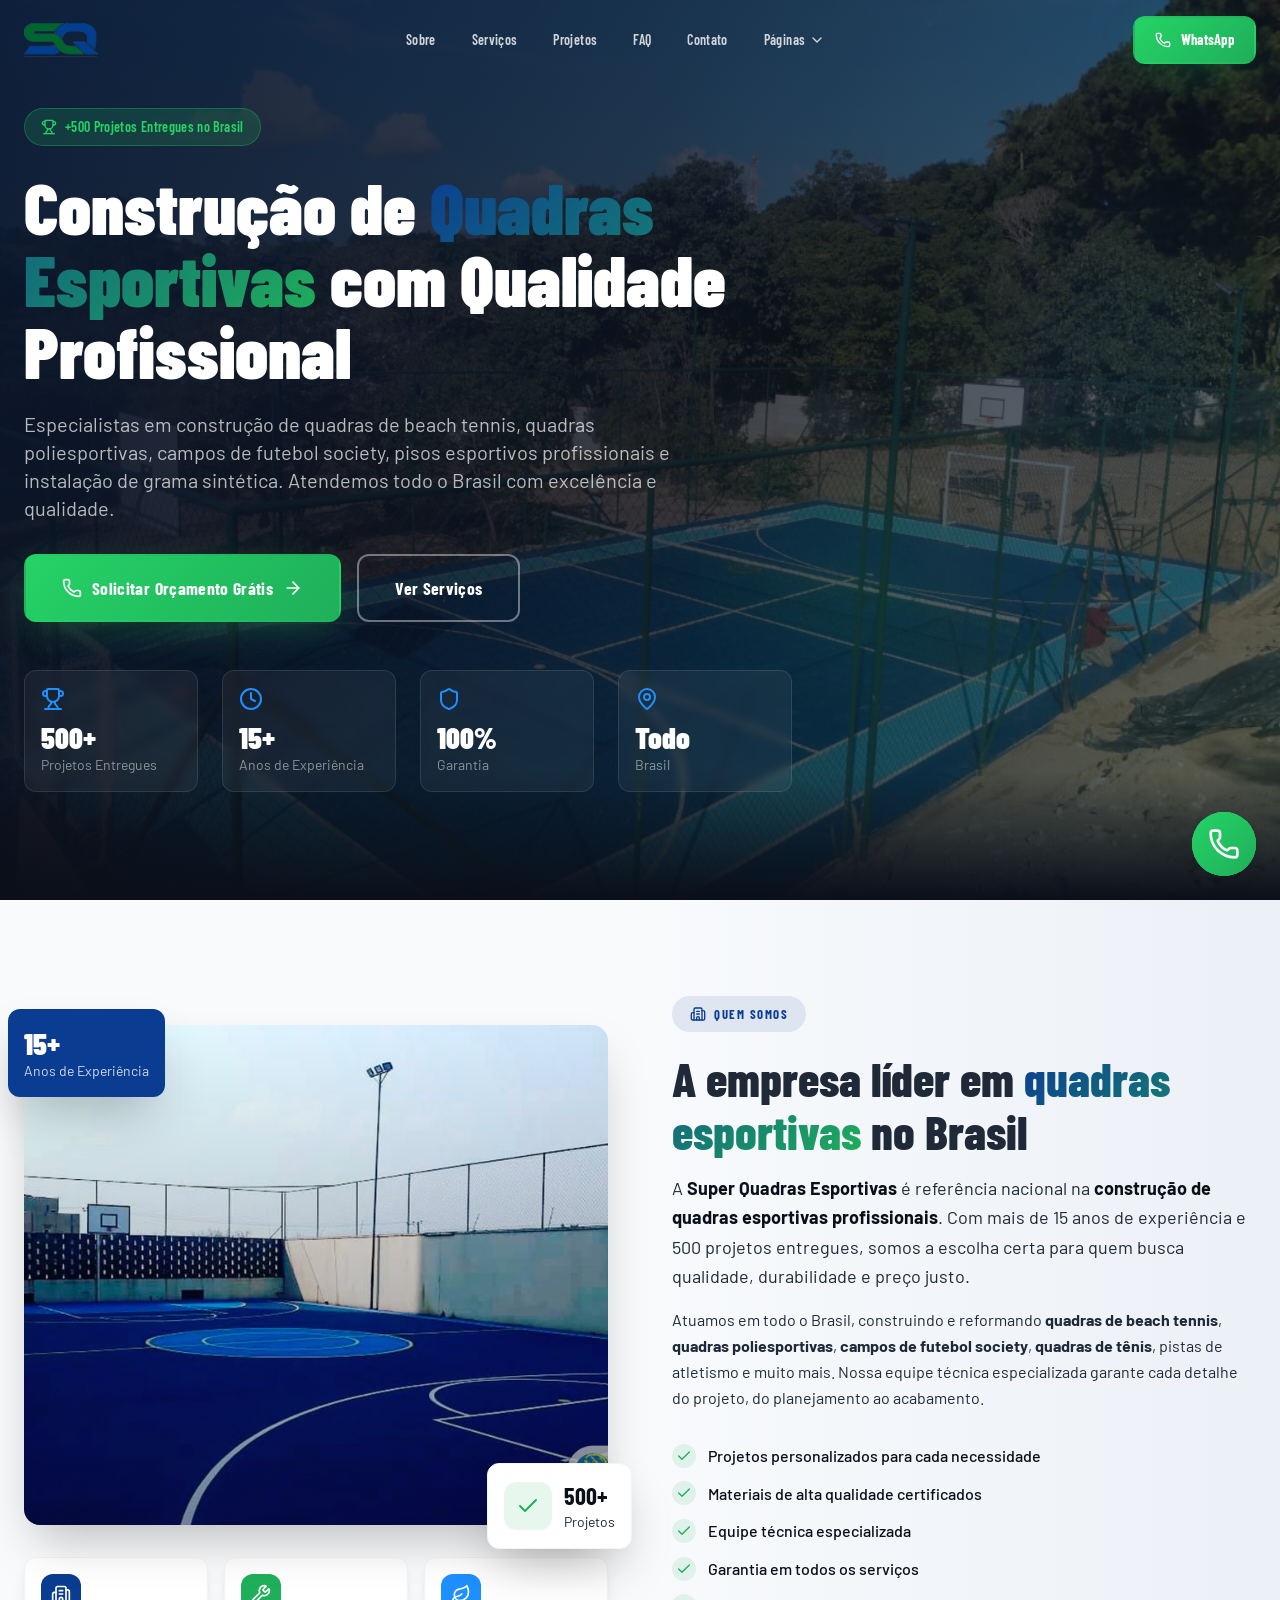
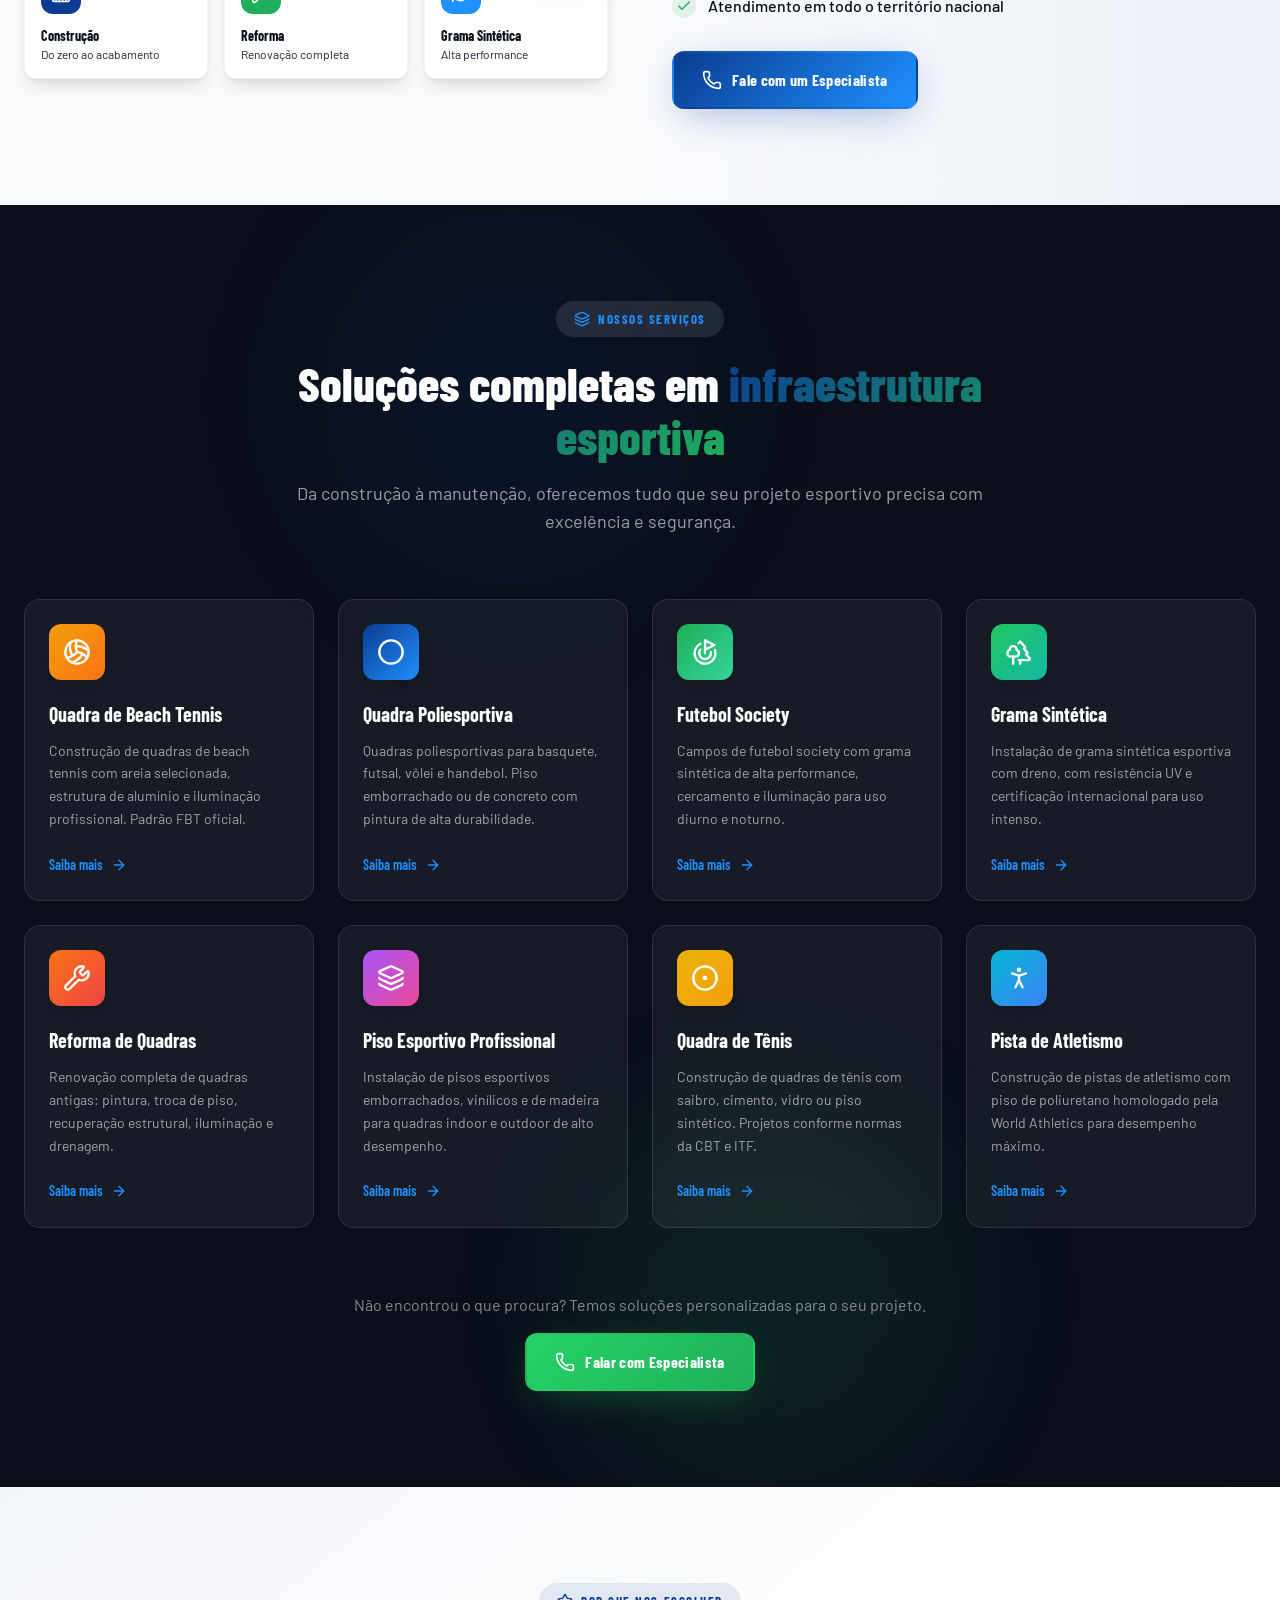
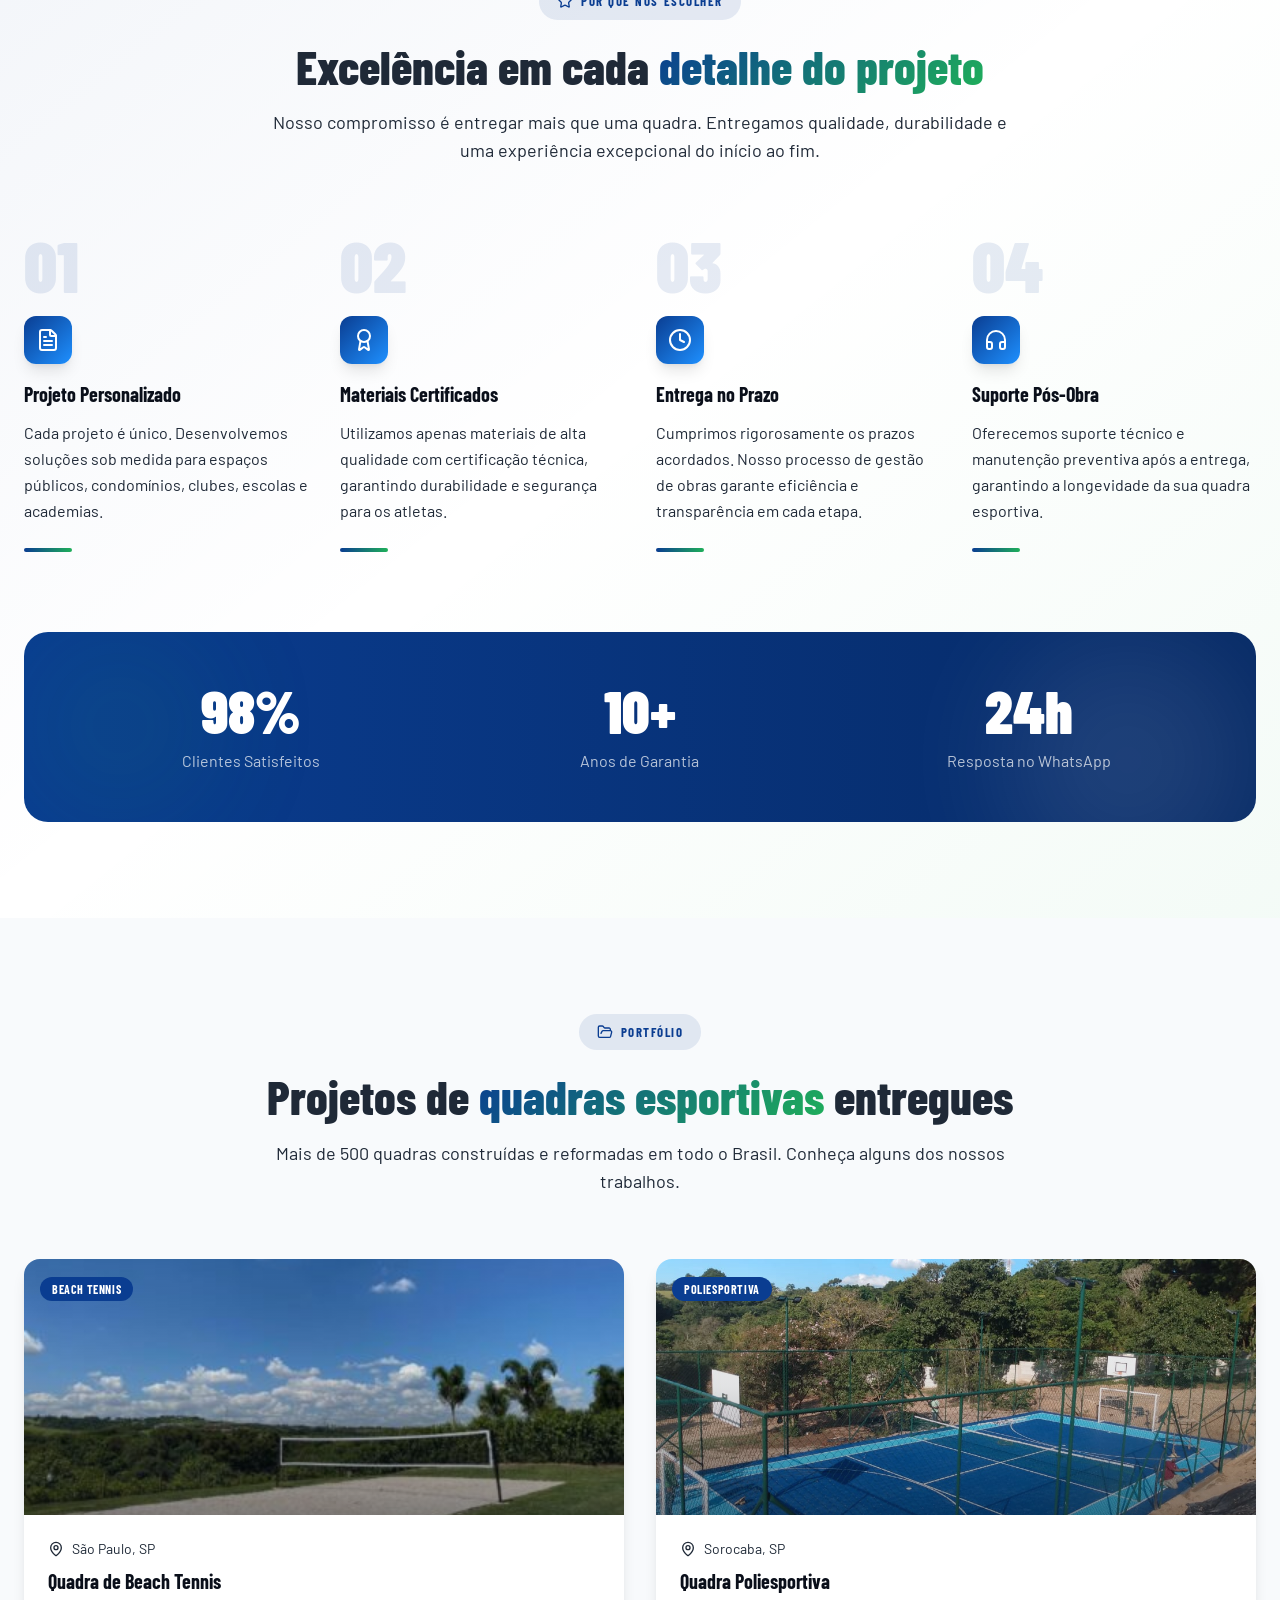
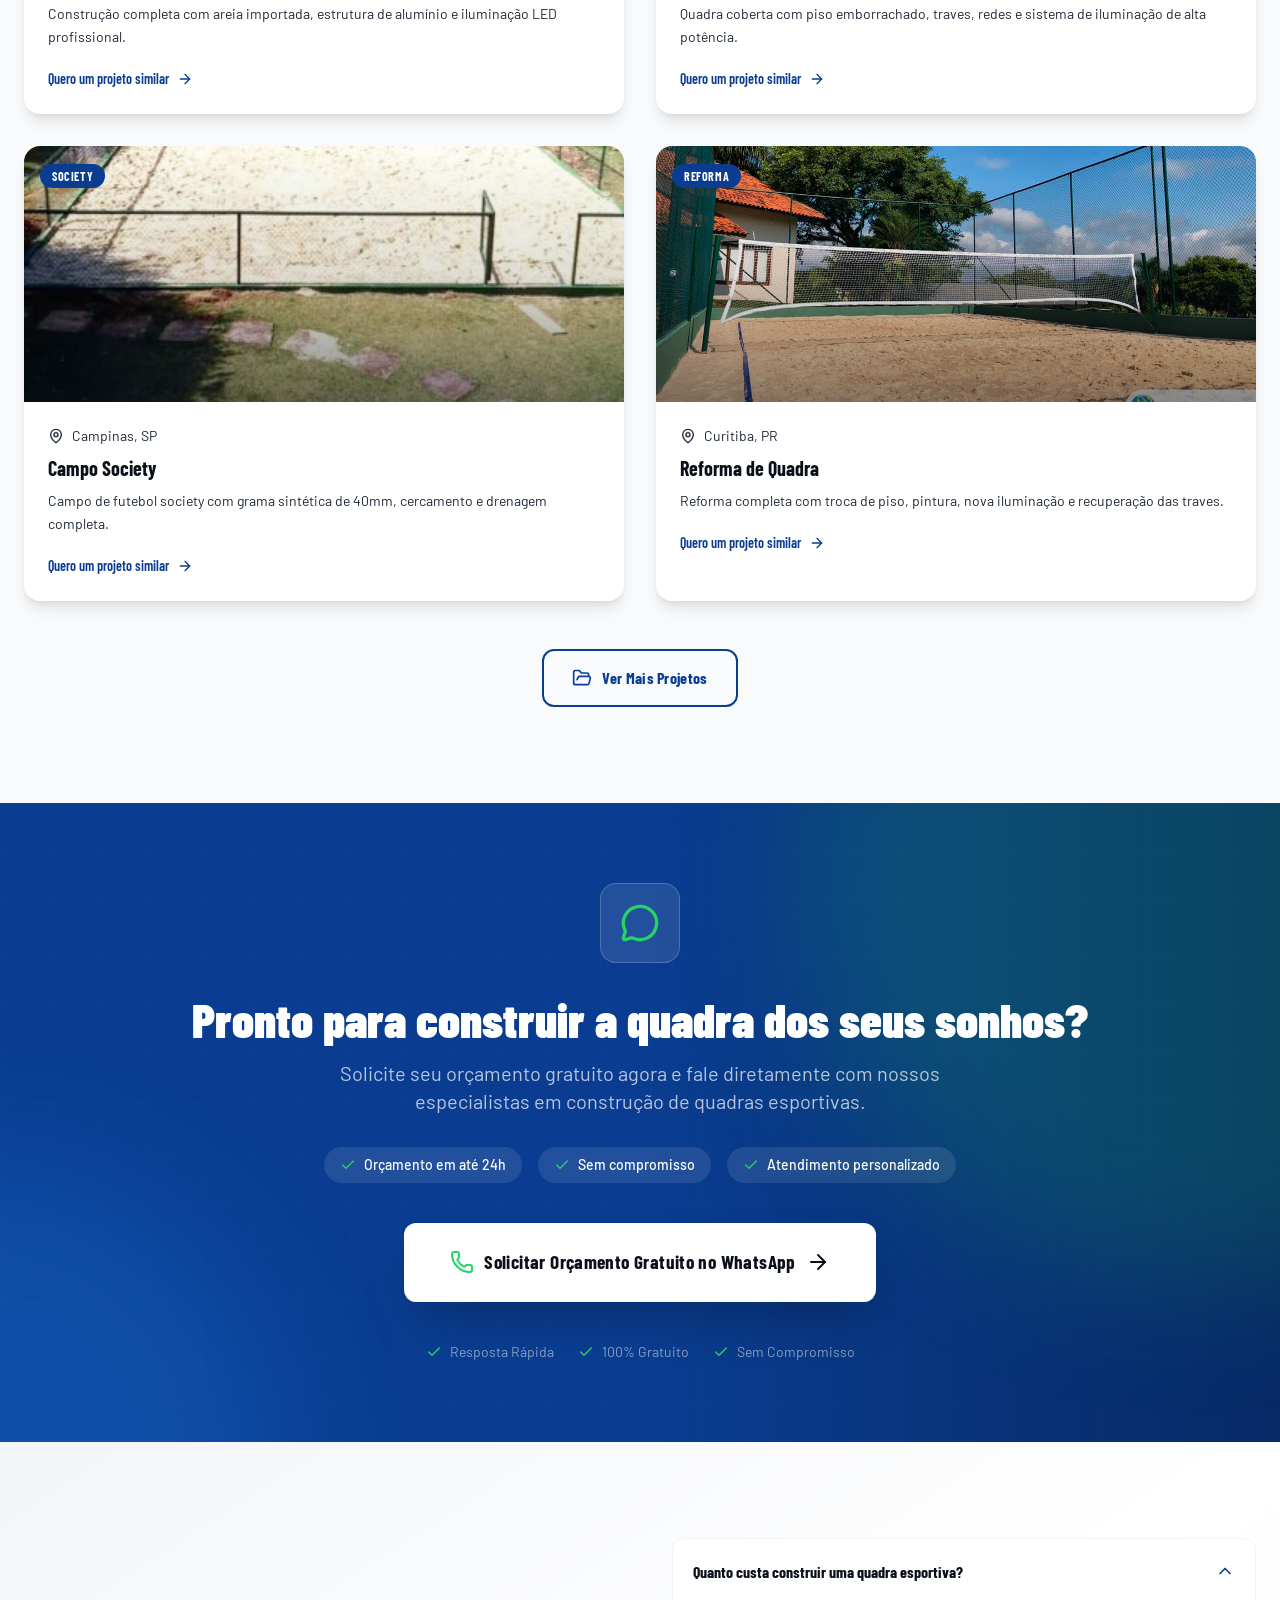
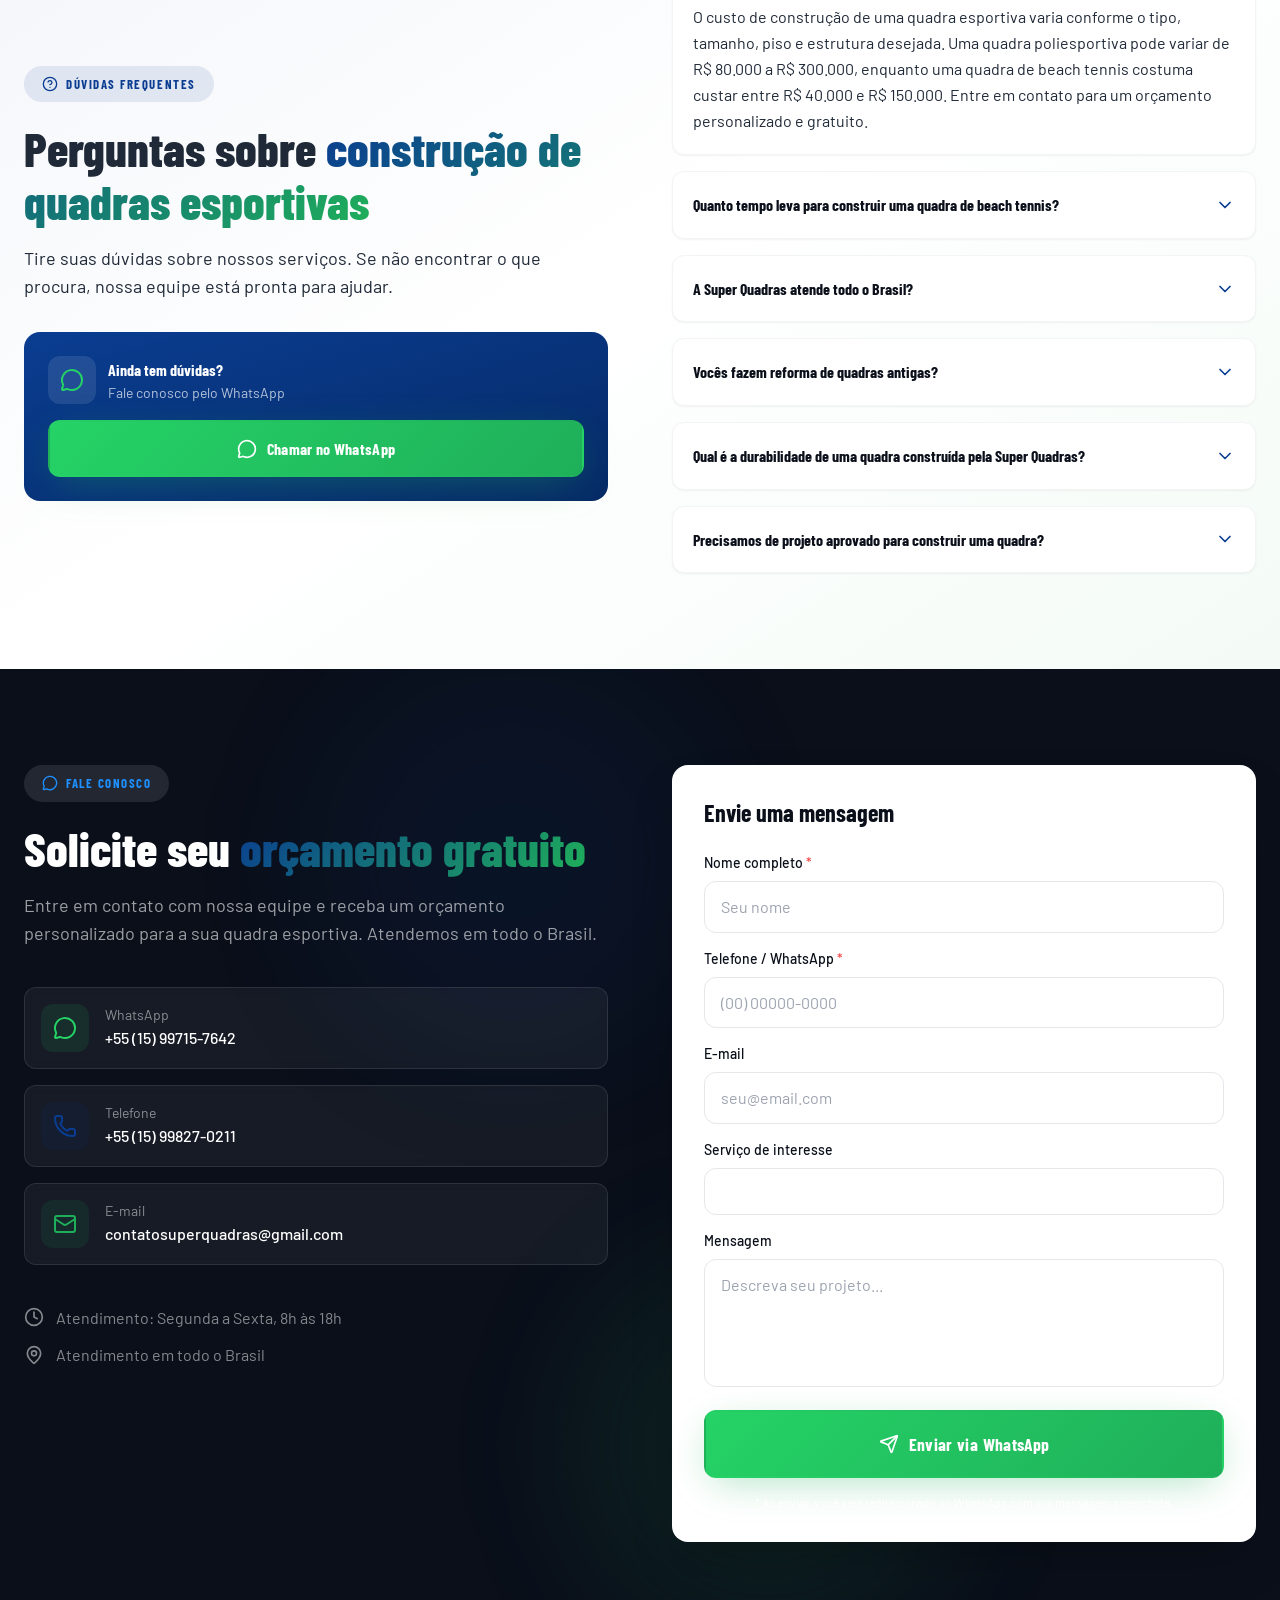
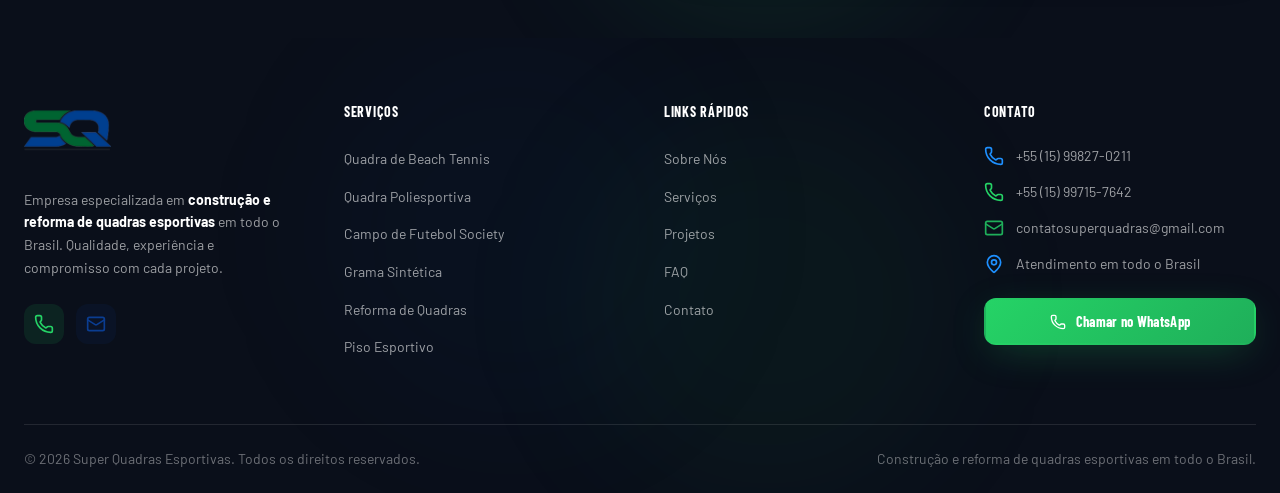
<file: index.html>
<!DOCTYPE html>
<html lang="pt-BR">
<head>
  <meta charset="UTF-8" />
  <meta name="viewport" content="width=device-width, initial-scale=1.0" />
  <meta http-equiv="X-UA-Compatible" content="IE=edge" />

  <!-- SEO Primary -->
  <title>Construção e Reforma de Quadras Esportivas | Super Quadras Esportivas</title>
  <meta name="description" content="Empresa especializada em construção de quadras esportivas, quadras de beach tennis, campos de futebol, grama sintética e pisos esportivos. Solicite orçamento grátis." />
  <meta name="keywords" content="construção de quadras esportivas, reforma de quadras esportivas, quadra poliesportiva, quadra de futebol society, construção de quadra de beach tennis, quadra de tênis construção, piso esportivo profissional, empresa de quadras esportivas" />
  <meta name="robots" content="index, follow" />
  <meta name="author" content="Super Quadras Esportivas" />
  <link rel="canonical" href="https://www.superquadras.com.br/" />

  <!-- Open Graph -->
  <meta property="og:type" content="website" />
  <meta property="og:url" content="https://www.superquadras.com.br/" />
  <meta property="og:title" content="Construção e Reforma de Quadras Esportivas | Super Quadras Esportivas" />
  <meta property="og:description" content="Empresa especializada em construção de quadras esportivas, beach tennis, campos de futebol, grama sintética e pisos esportivos. Solicite orçamento grátis." />
  <meta property="og:image" content="https://www.superquadras.com.br/images/og-image.jpg" />
  <meta property="og:locale" content="pt_BR" />
  <meta property="og:site_name" content="Super Quadras Esportivas" />

  <!-- Twitter Card -->
  <meta name="twitter:card" content="summary_large_image" />
  <meta name="twitter:title" content="Construção e Reforma de Quadras Esportivas | Super Quadras Esportivas" />
  <meta name="twitter:description" content="Construção, reforma e manutenção de quadras esportivas profissionais. Orçamento grátis!" />
  <meta name="twitter:image" content="https://www.superquadras.com.br/images/og-image.jpg" />

  <!-- Fonts -->
  <link rel="preconnect" href="https://fonts.googleapis.com" />
  <link rel="preconnect" href="https://fonts.gstatic.com" crossorigin />
  <link href="https://fonts.googleapis.com/css2?family=Barlow+Condensed:wght@400;500;600;700;800;900&family=Barlow:wght@400;500;600;700&display=swap" rel="stylesheet" />

  <!-- Favicon -->
  <link rel="icon" type="image/png" href="./images/logo.png" />
  <link rel="apple-touch-icon" href="./images/logo.png" />

  <!-- Theme Color -->
  <meta name="theme-color" content="#0A3D91" />
  <meta name="msapplication-TileColor" content="#0A3D91" />

  <!-- Schema: LocalBusiness -->
  <script type="application/ld+json">
  {
    "@context": "https://schema.org",
    "@type": "LocalBusiness",
    "name": "Super Quadras Esportivas",
    "description": "Empresa especializada em construção, reforma e manutenção de quadras esportivas profissionais no Brasil.",
    "url": "https://www.superquadras.com.br",
    "telephone": ["+55-15-99827-0211", "+55-15-99715-7642"],
    "email": "contatosuperquadras@gmail.com",
    "priceRange": "$$",
    "areaServed": "Brasil",
    "image": "https://www.superquadras.com.br/images/logo.png",
    "sameAs": [],
    "hasOfferCatalog": {
      "@type": "OfferCatalog",
      "name": "Serviços Esportivos",
      "itemListElement": [
        {"@type": "Offer", "itemOffered": {"@type": "Service", "name": "Construção de Quadras Esportivas"}},
        {"@type": "Offer", "itemOffered": {"@type": "Service", "name": "Construção de Quadra de Beach Tennis"}},
        {"@type": "Offer", "itemOffered": {"@type": "Service", "name": "Reforma de Quadras Esportivas"}},
        {"@type": "Offer", "itemOffered": {"@type": "Service", "name": "Instalação de Grama Sintética"}},
        {"@type": "Offer", "itemOffered": {"@type": "Service", "name": "Piso Esportivo Profissional"}}
      ]
    }
  }
  </script>

  <!-- Schema: FAQPage -->
  <script type="application/ld+json">
  {
    "@context": "https://schema.org",
    "@type": "FAQPage",
    "mainEntity": [
      {
        "@type": "Question",
        "name": "Quanto custa construir uma quadra esportiva?",
        "acceptedAnswer": {
          "@type": "Answer",
          "text": "O custo de construção de uma quadra esportiva varia conforme o tipo, tamanho, piso e estrutura. Uma quadra poliesportiva pode variar de R$ 80.000 a R$ 300.000. Entre em contato para um orçamento personalizado."
        }
      },
      {
        "@type": "Question",
        "name": "Quanto tempo leva para construir uma quadra de beach tennis?",
        "acceptedAnswer": {
          "@type": "Answer",
          "text": "A construção de uma quadra de beach tennis leva em média de 30 a 60 dias, dependendo do terreno, condições climáticas e especificações do projeto."
        }
      },
      {
        "@type": "Question",
        "name": "A Super Quadras atende todo o Brasil?",
        "acceptedAnswer": {
          "@type": "Answer",
          "text": "Sim! A Super Quadras Esportivas atende projetos em todo o território brasileiro, de norte a sul do país."
        }
      },
      {
        "@type": "Question",
        "name": "Vocês fazem reforma de quadras antigas?",
        "acceptedAnswer": {
          "@type": "Answer",
          "text": "Sim, realizamos reforma completa de quadras esportivas, incluindo troca de piso, pintura, recuperação de estrutura, iluminação e drenagem."
        }
      }
    ]
  }
  </script>
  <script type="module" crossorigin src="./assets/index-DhvuChGv.js"></script>
  <link rel="stylesheet" crossorigin href="./assets/index-D1p7Ds8O.css">
</head>
<body>
  <div id="root"></div>
</body>
</html>
</file>
<file: assets/index-D1p7Ds8O.css>
*,:before,:after{--tw-border-spacing-x: 0;--tw-border-spacing-y: 0;--tw-translate-x: 0;--tw-translate-y: 0;--tw-rotate: 0;--tw-skew-x: 0;--tw-skew-y: 0;--tw-scale-x: 1;--tw-scale-y: 1;--tw-pan-x: ;--tw-pan-y: ;--tw-pinch-zoom: ;--tw-scroll-snap-strictness: proximity;--tw-gradient-from-position: ;--tw-gradient-via-position: ;--tw-gradient-to-position: ;--tw-ordinal: ;--tw-slashed-zero: ;--tw-numeric-figure: ;--tw-numeric-spacing: ;--tw-numeric-fraction: ;--tw-ring-inset: ;--tw-ring-offset-width: 0px;--tw-ring-offset-color: #fff;--tw-ring-color: rgb(59 130 246 / .5);--tw-ring-offset-shadow: 0 0 #0000;--tw-ring-shadow: 0 0 #0000;--tw-shadow: 0 0 #0000;--tw-shadow-colored: 0 0 #0000;--tw-blur: ;--tw-brightness: ;--tw-contrast: ;--tw-grayscale: ;--tw-hue-rotate: ;--tw-invert: ;--tw-saturate: ;--tw-sepia: ;--tw-drop-shadow: ;--tw-backdrop-blur: ;--tw-backdrop-brightness: ;--tw-backdrop-contrast: ;--tw-backdrop-grayscale: ;--tw-backdrop-hue-rotate: ;--tw-backdrop-invert: ;--tw-backdrop-opacity: ;--tw-backdrop-saturate: ;--tw-backdrop-sepia: ;--tw-contain-size: ;--tw-contain-layout: ;--tw-contain-paint: ;--tw-contain-style: }::backdrop{--tw-border-spacing-x: 0;--tw-border-spacing-y: 0;--tw-translate-x: 0;--tw-translate-y: 0;--tw-rotate: 0;--tw-skew-x: 0;--tw-skew-y: 0;--tw-scale-x: 1;--tw-scale-y: 1;--tw-pan-x: ;--tw-pan-y: ;--tw-pinch-zoom: ;--tw-scroll-snap-strictness: proximity;--tw-gradient-from-position: ;--tw-gradient-via-position: ;--tw-gradient-to-position: ;--tw-ordinal: ;--tw-slashed-zero: ;--tw-numeric-figure: ;--tw-numeric-spacing: ;--tw-numeric-fraction: ;--tw-ring-inset: ;--tw-ring-offset-width: 0px;--tw-ring-offset-color: #fff;--tw-ring-color: rgb(59 130 246 / .5);--tw-ring-offset-shadow: 0 0 #0000;--tw-ring-shadow: 0 0 #0000;--tw-shadow: 0 0 #0000;--tw-shadow-colored: 0 0 #0000;--tw-blur: ;--tw-brightness: ;--tw-contrast: ;--tw-grayscale: ;--tw-hue-rotate: ;--tw-invert: ;--tw-saturate: ;--tw-sepia: ;--tw-drop-shadow: ;--tw-backdrop-blur: ;--tw-backdrop-brightness: ;--tw-backdrop-contrast: ;--tw-backdrop-grayscale: ;--tw-backdrop-hue-rotate: ;--tw-backdrop-invert: ;--tw-backdrop-opacity: ;--tw-backdrop-saturate: ;--tw-backdrop-sepia: ;--tw-contain-size: ;--tw-contain-layout: ;--tw-contain-paint: ;--tw-contain-style: }*,:before,:after{box-sizing:border-box;border-width:0;border-style:solid;border-color:#e5e7eb}:before,:after{--tw-content: ""}html,:host{line-height:1.5;-webkit-text-size-adjust:100%;-moz-tab-size:4;-o-tab-size:4;tab-size:4;font-family:ui-sans-serif,system-ui,sans-serif,"Apple Color Emoji","Segoe UI Emoji",Segoe UI Symbol,"Noto Color Emoji";font-feature-settings:normal;font-variation-settings:normal;-webkit-tap-highlight-color:transparent}body{margin:0;line-height:inherit}hr{height:0;color:inherit;border-top-width:1px}abbr:where([title]){-webkit-text-decoration:underline dotted;text-decoration:underline dotted}h1,h2,h3,h4,h5,h6{font-size:inherit;font-weight:inherit}a{color:inherit;text-decoration:inherit}b,strong{font-weight:bolder}code,kbd,samp,pre{font-family:ui-monospace,SFMono-Regular,Menlo,Monaco,Consolas,Liberation Mono,Courier New,monospace;font-feature-settings:normal;font-variation-settings:normal;font-size:1em}small{font-size:80%}sub,sup{font-size:75%;line-height:0;position:relative;vertical-align:baseline}sub{bottom:-.25em}sup{top:-.5em}table{text-indent:0;border-color:inherit;border-collapse:collapse}button,input,optgroup,select,textarea{font-family:inherit;font-feature-settings:inherit;font-variation-settings:inherit;font-size:100%;font-weight:inherit;line-height:inherit;letter-spacing:inherit;color:inherit;margin:0;padding:0}button,select{text-transform:none}button,input:where([type=button]),input:where([type=reset]),input:where([type=submit]){-webkit-appearance:button;background-color:transparent;background-image:none}:-moz-focusring{outline:auto}:-moz-ui-invalid{box-shadow:none}progress{vertical-align:baseline}::-webkit-inner-spin-button,::-webkit-outer-spin-button{height:auto}[type=search]{-webkit-appearance:textfield;outline-offset:-2px}::-webkit-search-decoration{-webkit-appearance:none}::-webkit-file-upload-button{-webkit-appearance:button;font:inherit}summary{display:list-item}blockquote,dl,dd,h1,h2,h3,h4,h5,h6,hr,figure,p,pre{margin:0}fieldset{margin:0;padding:0}legend{padding:0}ol,ul,menu{list-style:none;margin:0;padding:0}dialog{padding:0}textarea{resize:vertical}input::-moz-placeholder,textarea::-moz-placeholder{opacity:1;color:#9ca3af}input::placeholder,textarea::placeholder{opacity:1;color:#9ca3af}button,[role=button]{cursor:pointer}:disabled{cursor:default}img,svg,video,canvas,audio,iframe,embed,object{display:block;vertical-align:middle}img,video{max-width:100%;height:auto}[hidden]:where(:not([hidden=until-found])){display:none}.container{width:100%}@media(min-width:640px){.container{max-width:640px}}@media(min-width:768px){.container{max-width:768px}}@media(min-width:1024px){.container{max-width:1024px}}@media(min-width:1280px){.container{max-width:1280px}}@media(min-width:1536px){.container{max-width:1536px}}.sr-only{position:absolute;width:1px;height:1px;padding:0;margin:-1px;overflow:hidden;clip:rect(0,0,0,0);white-space:nowrap;border-width:0}.pointer-events-none{pointer-events:none}.visible{visibility:visible}.invisible{visibility:hidden}.fixed{position:fixed}.absolute{position:absolute}.relative{position:relative}.inset-0{inset:0}.inset-x-0{left:0;right:0}.inset-y-0{top:0;bottom:0}.-bottom-1\/2{bottom:-50%}.-bottom-12{bottom:-3rem}.-bottom-6{bottom:-1.5rem}.-left-1\/4{left:-25%}.-left-12{left:-3rem}.-left-4{left:-1rem}.-right-1\/4{right:-25%}.-right-12{right:-3rem}.-right-6{right:-1.5rem}.-top-1\/2{top:-50%}.-top-12{top:-3rem}.-top-4{top:-1rem}.bottom-0{bottom:0}.bottom-1\/4{bottom:25%}.bottom-6{bottom:1.5rem}.left-0{left:0}.left-1\/2{left:50%}.left-1\/4{left:25%}.left-2{left:.5rem}.left-4{left:1rem}.left-\[50\%\]{left:50%}.right-0{right:0}.right-1{right:.25rem}.right-1\/4{right:25%}.right-10{right:2.5rem}.right-2{right:.5rem}.right-3{right:.75rem}.right-4{right:1rem}.right-6{right:1.5rem}.right-full{right:100%}.top-0{top:0}.top-1\.5{top:.375rem}.top-1\/2{top:50%}.top-1\/4{top:25%}.top-20{top:5rem}.top-3\.5{top:.875rem}.top-4{top:1rem}.top-\[1px\]{top:1px}.top-\[50\%\]{top:50%}.top-\[60\%\]{top:60%}.top-full{top:100%}.isolate{isolation:isolate}.z-10{z-index:10}.z-20{z-index:20}.z-50{z-index:50}.z-\[1\]{z-index:1}.z-\[999\]{z-index:999}.order-first{order:-9999}.order-last{order:9999}.col-start-2{grid-column-start:2}.row-span-2{grid-row:span 2 / span 2}.row-start-1{grid-row-start:1}.\!m-0{margin:0!important}.-mx-1{margin-left:-.25rem;margin-right:-.25rem}.-my-2{margin-top:-.5rem;margin-bottom:-.5rem}.mx-2{margin-left:.5rem;margin-right:.5rem}.mx-3\.5{margin-left:.875rem;margin-right:.875rem}.mx-auto{margin-left:auto;margin-right:auto}.my-0{margin-top:0;margin-bottom:0}.my-0\.5{margin-top:.125rem;margin-bottom:.125rem}.my-1{margin-top:.25rem;margin-bottom:.25rem}.my-4{margin-top:1rem;margin-bottom:1rem}.-ml-4{margin-left:-1rem}.-ml-5{margin-left:-1.25rem}.-mt-4{margin-top:-1rem}.mb-10{margin-bottom:2.5rem}.mb-12{margin-bottom:3rem}.mb-16{margin-bottom:4rem}.mb-2{margin-bottom:.5rem}.mb-3{margin-bottom:.75rem}.mb-4{margin-bottom:1rem}.mb-5{margin-bottom:1.25rem}.mb-6{margin-bottom:1.5rem}.mb-8{margin-bottom:2rem}.ml-1{margin-left:.25rem}.ml-4{margin-left:1rem}.ml-auto{margin-left:auto}.mr-4{margin-right:1rem}.mt-1\.5{margin-top:.375rem}.mt-10{margin-top:2.5rem}.mt-12{margin-top:3rem}.mt-16{margin-top:4rem}.mt-2{margin-top:.5rem}.mt-20{margin-top:5rem}.mt-3{margin-top:.75rem}.mt-4{margin-top:1rem}.mt-6{margin-top:1.5rem}.mt-8{margin-top:2rem}.mt-auto{margin-top:auto}.line-clamp-1{overflow:hidden;display:-webkit-box;-webkit-box-orient:vertical;-webkit-line-clamp:1}.line-clamp-2{overflow:hidden;display:-webkit-box;-webkit-box-orient:vertical;-webkit-line-clamp:2}.block{display:block}.inline-block{display:inline-block}.flex{display:flex}.inline-flex{display:inline-flex}.table{display:table}.table-caption{display:table-caption}.table-cell{display:table-cell}.table-row{display:table-row}.grid{display:grid}.hidden{display:none}.aspect-square{aspect-ratio:1 / 1}.aspect-video{aspect-ratio:16 / 9}.size-10{width:2.5rem;height:2.5rem}.size-2{width:.5rem;height:.5rem}.size-2\.5{width:.625rem;height:.625rem}.size-3{width:.75rem;height:.75rem}.size-3\.5{width:.875rem;height:.875rem}.size-4{width:1rem;height:1rem}.size-6{width:1.5rem;height:1.5rem}.size-7{width:1.75rem;height:1.75rem}.size-8{width:2rem;height:2rem}.size-9{width:2.25rem;height:2.25rem}.size-auto{width:auto;height:auto}.size-full{width:100%;height:100%}.h-1{height:.25rem}.h-1\.5{height:.375rem}.h-10{height:2.5rem}.h-12{height:3rem}.h-14{height:3.5rem}.h-16{height:4rem}.h-2{height:.5rem}.h-2\.5{height:.625rem}.h-20{height:5rem}.h-3{height:.75rem}.h-32{height:8rem}.h-4{height:1rem}.h-48{height:12rem}.h-5{height:1.25rem}.h-6{height:1.5rem}.h-64{height:16rem}.h-7{height:1.75rem}.h-8{height:2rem}.h-9{height:2.25rem}.h-96{height:24rem}.h-\[1\.15rem\]{height:1.15rem}.h-\[400px\]{height:400px}.h-\[600px\]{height:600px}.h-\[800px\]{height:800px}.h-\[calc\(100\%-1px\)\]{height:calc(100% - 1px)}.h-\[calc\(100vh-80px\)\]{height:calc(100vh - 80px)}.h-\[var\(--radix-navigation-menu-viewport-height\)\]{height:var(--radix-navigation-menu-viewport-height)}.h-\[var\(--radix-select-trigger-height\)\]{height:var(--radix-select-trigger-height)}.h-auto{height:auto}.h-full{height:100%}.h-px{height:1px}.h-svh{height:100svh}.max-h-0{max-height:0px}.max-h-96{max-height:24rem}.max-h-\[300px\]{max-height:300px}.min-h-0{min-height:0px}.min-h-16{min-height:4rem}.min-h-4{min-height:1rem}.min-h-screen{min-height:100vh}.min-h-svh{min-height:100svh}.w-0{width:0px}.w-1{width:.25rem}.w-1\/2{width:50%}.w-10{width:2.5rem}.w-12{width:3rem}.w-14{width:3.5rem}.w-16{width:4rem}.w-2{width:.5rem}.w-2\.5{width:.625rem}.w-20{width:5rem}.w-3{width:.75rem}.w-3\/4{width:75%}.w-4{width:1rem}.w-48{width:12rem}.w-5{width:1.25rem}.w-56{width:14rem}.w-6{width:1.5rem}.w-64{width:16rem}.w-7{width:1.75rem}.w-72{width:18rem}.w-8{width:2rem}.w-9{width:2.25rem}.w-96{width:24rem}.w-\[100px\]{width:100px}.w-\[600px\]{width:600px}.w-\[800px\]{width:800px}.w-auto{width:auto}.w-fit{width:-moz-fit-content;width:fit-content}.w-full{width:100%}.w-max{width:-moz-max-content;width:max-content}.w-px{width:1px}.min-w-0{min-width:0px}.min-w-10{min-width:2.5rem}.min-w-5{min-width:1.25rem}.min-w-8{min-width:2rem}.min-w-9{min-width:2.25rem}.min-w-\[12rem\]{min-width:12rem}.min-w-\[8rem\]{min-width:8rem}.min-w-\[var\(--radix-select-trigger-width\)\]{min-width:var(--radix-select-trigger-width)}.max-w-2xl{max-width:42rem}.max-w-3xl{max-width:48rem}.max-w-4xl{max-width:56rem}.max-w-\[calc\(100\%-2rem\)\]{max-width:calc(100% - 2rem)}.max-w-max{max-width:-moz-max-content;max-width:max-content}.max-w-sm{max-width:24rem}.flex-1{flex:1 1 0%}.flex-shrink-0,.shrink-0{flex-shrink:0}.grow{flex-grow:1}.grow-0{flex-grow:0}.basis-full{flex-basis:100%}.caption-bottom{caption-side:bottom}.border-collapse{border-collapse:collapse}.-translate-x-1\/2{--tw-translate-x: -50%;transform:translate(var(--tw-translate-x),var(--tw-translate-y)) rotate(var(--tw-rotate)) skew(var(--tw-skew-x)) skewY(var(--tw-skew-y)) scaleX(var(--tw-scale-x)) scaleY(var(--tw-scale-y))}.-translate-x-px{--tw-translate-x: -1px;transform:translate(var(--tw-translate-x),var(--tw-translate-y)) rotate(var(--tw-rotate)) skew(var(--tw-skew-x)) skewY(var(--tw-skew-y)) scaleX(var(--tw-scale-x)) scaleY(var(--tw-scale-y))}.-translate-y-1\/2{--tw-translate-y: -50%;transform:translate(var(--tw-translate-x),var(--tw-translate-y)) rotate(var(--tw-rotate)) skew(var(--tw-skew-x)) skewY(var(--tw-skew-y)) scaleX(var(--tw-scale-x)) scaleY(var(--tw-scale-y))}.translate-x-1\/2{--tw-translate-x: 50%;transform:translate(var(--tw-translate-x),var(--tw-translate-y)) rotate(var(--tw-rotate)) skew(var(--tw-skew-x)) skewY(var(--tw-skew-y)) scaleX(var(--tw-scale-x)) scaleY(var(--tw-scale-y))}.translate-x-\[-50\%\]{--tw-translate-x: -50%;transform:translate(var(--tw-translate-x),var(--tw-translate-y)) rotate(var(--tw-rotate)) skew(var(--tw-skew-x)) skewY(var(--tw-skew-y)) scaleX(var(--tw-scale-x)) scaleY(var(--tw-scale-y))}.translate-x-px{--tw-translate-x: 1px;transform:translate(var(--tw-translate-x),var(--tw-translate-y)) rotate(var(--tw-rotate)) skew(var(--tw-skew-x)) skewY(var(--tw-skew-y)) scaleX(var(--tw-scale-x)) scaleY(var(--tw-scale-y))}.translate-y-0\.5{--tw-translate-y: .125rem;transform:translate(var(--tw-translate-x),var(--tw-translate-y)) rotate(var(--tw-rotate)) skew(var(--tw-skew-x)) skewY(var(--tw-skew-y)) scaleX(var(--tw-scale-x)) scaleY(var(--tw-scale-y))}.translate-y-\[-50\%\]{--tw-translate-y: -50%;transform:translate(var(--tw-translate-x),var(--tw-translate-y)) rotate(var(--tw-rotate)) skew(var(--tw-skew-x)) skewY(var(--tw-skew-y)) scaleX(var(--tw-scale-x)) scaleY(var(--tw-scale-y))}.translate-y-\[calc\(-50\%_-_2px\)\]{--tw-translate-y: calc(-50% - 2px) ;transform:translate(var(--tw-translate-x),var(--tw-translate-y)) rotate(var(--tw-rotate)) skew(var(--tw-skew-x)) skewY(var(--tw-skew-y)) scaleX(var(--tw-scale-x)) scaleY(var(--tw-scale-y))}.rotate-180{--tw-rotate: 180deg;transform:translate(var(--tw-translate-x),var(--tw-translate-y)) rotate(var(--tw-rotate)) skew(var(--tw-skew-x)) skewY(var(--tw-skew-y)) scaleX(var(--tw-scale-x)) scaleY(var(--tw-scale-y))}.rotate-45{--tw-rotate: 45deg;transform:translate(var(--tw-translate-x),var(--tw-translate-y)) rotate(var(--tw-rotate)) skew(var(--tw-skew-x)) skewY(var(--tw-skew-y)) scaleX(var(--tw-scale-x)) scaleY(var(--tw-scale-y))}.rotate-90{--tw-rotate: 90deg;transform:translate(var(--tw-translate-x),var(--tw-translate-y)) rotate(var(--tw-rotate)) skew(var(--tw-skew-x)) skewY(var(--tw-skew-y)) scaleX(var(--tw-scale-x)) scaleY(var(--tw-scale-y))}.transform{transform:translate(var(--tw-translate-x),var(--tw-translate-y)) rotate(var(--tw-rotate)) skew(var(--tw-skew-x)) skewY(var(--tw-skew-y)) scaleX(var(--tw-scale-x)) scaleY(var(--tw-scale-y))}.animate-pulse{animation:pulse 2s cubic-bezier(.4,0,.6,1) infinite}@keyframes pulse{50%{opacity:.5}0%{transform:scale(1);opacity:1}to{transform:scale(1.5);opacity:0}}@keyframes spin{to{transform:rotate(360deg)}}.animate-spin{animation:spin 1s linear infinite}.cursor-default{cursor:default}.cursor-text{cursor:text}.touch-none{touch-action:none}.select-none{-webkit-user-select:none;-moz-user-select:none;user-select:none}.resize-none{resize:none}.scroll-my-1{scroll-margin-top:.25rem;scroll-margin-bottom:.25rem}.scroll-py-1{scroll-padding-top:.25rem;scroll-padding-bottom:.25rem}.list-disc{list-style-type:disc}.list-none{list-style-type:none}.auto-rows-min{grid-auto-rows:min-content}.grid-cols-2{grid-template-columns:repeat(2,minmax(0,1fr))}.grid-cols-3{grid-template-columns:repeat(3,minmax(0,1fr))}.grid-cols-\[0_1fr\]{grid-template-columns:0 1fr}.grid-rows-\[auto_auto\]{grid-template-rows:auto auto}.flex-row{flex-direction:row}.flex-col{flex-direction:column}.flex-col-reverse{flex-direction:column-reverse}.flex-wrap{flex-wrap:wrap}.place-content-center{place-content:center}.items-start{align-items:flex-start}.items-end{align-items:flex-end}.items-center{align-items:center}.items-stretch{align-items:stretch}.justify-start{justify-content:flex-start}.justify-center{justify-content:center}.justify-between{justify-content:space-between}.justify-items-start{justify-items:start}.gap-0\.5{gap:.125rem}.gap-1{gap:.25rem}.gap-1\.5{gap:.375rem}.gap-12{gap:3rem}.gap-16{gap:4rem}.gap-2{gap:.5rem}.gap-2\.5{gap:.625rem}.gap-3{gap:.75rem}.gap-4{gap:1rem}.gap-6{gap:1.5rem}.gap-7{gap:1.75rem}.gap-8{gap:2rem}.gap-\[--spacing\(var\(--gap\)\)\]{gap:var(--spacing(var(--gap)))}.gap-y-0\.5{row-gap:.125rem}.space-y-3>:not([hidden])~:not([hidden]){--tw-space-y-reverse: 0;margin-top:calc(.75rem * calc(1 - var(--tw-space-y-reverse)));margin-bottom:calc(.75rem * var(--tw-space-y-reverse))}.space-y-4>:not([hidden])~:not([hidden]){--tw-space-y-reverse: 0;margin-top:calc(1rem * calc(1 - var(--tw-space-y-reverse)));margin-bottom:calc(1rem * var(--tw-space-y-reverse))}.self-start{align-self:flex-start}.self-stretch{align-self:stretch}.justify-self-end{justify-self:end}.overflow-auto{overflow:auto}.overflow-hidden{overflow:hidden}.overflow-x-auto{overflow-x:auto}.overflow-y-auto{overflow-y:auto}.overflow-x-hidden{overflow-x:hidden}.whitespace-nowrap{white-space:nowrap}.break-words{overflow-wrap:break-word}.rounded-2xl{border-radius:1rem}.rounded-3xl{border-radius:1.5rem}.rounded-\[2px\]{border-radius:2px}.rounded-\[4px\]{border-radius:4px}.rounded-\[calc\(var\(--radius\)-5px\)\]{border-radius:calc(var(--radius) - 5px)}.rounded-\[inherit\]{border-radius:inherit}.rounded-full{border-radius:9999px}.rounded-lg{border-radius:var(--radius)}.rounded-md{border-radius:calc(var(--radius) - 2px)}.rounded-none{border-radius:0}.rounded-sm{border-radius:calc(var(--radius) - 4px)}.rounded-xl{border-radius:.75rem}.rounded-l-md{border-top-left-radius:calc(var(--radius) - 2px);border-bottom-left-radius:calc(var(--radius) - 2px)}.rounded-r-md{border-top-right-radius:calc(var(--radius) - 2px);border-bottom-right-radius:calc(var(--radius) - 2px)}.rounded-tl-sm{border-top-left-radius:calc(var(--radius) - 4px)}.border{border-width:1px}.border-0{border-width:0px}.border-\[1\.5px\]{border-width:1.5px}.border-y{border-top-width:1px;border-bottom-width:1px}.border-b{border-bottom-width:1px}.border-l{border-left-width:1px}.border-r{border-right-width:1px}.border-t{border-top-width:1px}.border-dashed{border-style:dashed}.border-border{border-color:hsl(var(--border))}.border-border\/50{border-color:hsl(var(--border) / .5)}.border-gray-100{--tw-border-opacity: 1;border-color:rgb(243 244 246 / var(--tw-border-opacity, 1))}.border-gray-200{--tw-border-opacity: 1;border-color:rgb(229 231 235 / var(--tw-border-opacity, 1))}.border-input{border-color:hsl(var(--input))}.border-primary{border-color:hsl(var(--primary))}.border-primary-green\/40{border-color:#1faf5a66}.border-transparent{border-color:transparent}.border-white\/10{border-color:#ffffff1a}.border-white\/20{border-color:#fff3}.border-l-transparent{border-left-color:transparent}.border-t-transparent{border-top-color:transparent}.bg-\[\#0e1117\]{--tw-bg-opacity: 1;background-color:rgb(14 17 23 / var(--tw-bg-opacity, 1))}.bg-accent{background-color:hsl(var(--accent))}.bg-background{background-color:hsl(var(--background))}.bg-black\/50{background-color:#00000080}.bg-border{background-color:hsl(var(--border))}.bg-card{background-color:hsl(var(--card))}.bg-dark{--tw-bg-opacity: 1;background-color:rgb(10 15 26 / var(--tw-bg-opacity, 1))}.bg-dark-2{--tw-bg-opacity: 1;background-color:rgb(17 24 39 / var(--tw-bg-opacity, 1))}.bg-dark\/95{background-color:#0a0f1af2}.bg-destructive{background-color:hsl(var(--destructive))}.bg-foreground{background-color:hsl(var(--foreground))}.bg-input{background-color:hsl(var(--input))}.bg-muted{background-color:hsl(var(--muted))}.bg-muted\/50{background-color:hsl(var(--muted) / .5)}.bg-popover{background-color:hsl(var(--popover))}.bg-primary{background-color:hsl(var(--primary))}.bg-primary-blue{--tw-bg-opacity: 1;background-color:rgb(10 61 145 / var(--tw-bg-opacity, 1))}.bg-primary-blue-light{--tw-bg-opacity: 1;background-color:rgb(30 144 255 / var(--tw-bg-opacity, 1))}.bg-primary-blue-light\/20{background-color:#1e90ff33}.bg-primary-blue\/10{background-color:#0a3d911a}.bg-primary-blue\/5{background-color:#0a3d910d}.bg-primary-green{--tw-bg-opacity: 1;background-color:rgb(31 175 90 / var(--tw-bg-opacity, 1))}.bg-primary-green\/10{background-color:#1faf5a1a}.bg-primary-green\/20{background-color:#1faf5a33}.bg-primary-green\/5{background-color:#1faf5a0d}.bg-primary\/20{background-color:hsl(var(--primary) / .2)}.bg-secondary{background-color:hsl(var(--secondary))}.bg-transparent{background-color:transparent}.bg-whatsapp{--tw-bg-opacity: 1;background-color:rgb(37 211 102 / var(--tw-bg-opacity, 1))}.bg-whatsapp\/10{background-color:#25d3661a}.bg-white{--tw-bg-opacity: 1;background-color:rgb(255 255 255 / var(--tw-bg-opacity, 1))}.bg-white\/10{background-color:#ffffff1a}.bg-white\/5{background-color:#ffffff0d}.bg-gradient-to-br{background-image:linear-gradient(to bottom right,var(--tw-gradient-stops))}.bg-gradient-to-l{background-image:linear-gradient(to left,var(--tw-gradient-stops))}.bg-gradient-to-r{background-image:linear-gradient(to right,var(--tw-gradient-stops))}.bg-gradient-to-t{background-image:linear-gradient(to top,var(--tw-gradient-stops))}.from-amber-500{--tw-gradient-from: #f59e0b var(--tw-gradient-from-position);--tw-gradient-to: rgb(245 158 11 / 0) var(--tw-gradient-to-position);--tw-gradient-stops: var(--tw-gradient-from), var(--tw-gradient-to)}.from-cyan-500{--tw-gradient-from: #06b6d4 var(--tw-gradient-from-position);--tw-gradient-to: rgb(6 182 212 / 0) var(--tw-gradient-to-position);--tw-gradient-stops: var(--tw-gradient-from), var(--tw-gradient-to)}.from-dark{--tw-gradient-from: #0a0f1a var(--tw-gradient-from-position);--tw-gradient-to: rgb(10 15 26 / 0) var(--tw-gradient-to-position);--tw-gradient-stops: var(--tw-gradient-from), var(--tw-gradient-to)}.from-dark\/40{--tw-gradient-from: rgb(10 15 26 / .4) var(--tw-gradient-from-position);--tw-gradient-to: rgb(10 15 26 / 0) var(--tw-gradient-to-position);--tw-gradient-stops: var(--tw-gradient-from), var(--tw-gradient-to)}.from-dark\/80{--tw-gradient-from: rgb(10 15 26 / .8) var(--tw-gradient-from-position);--tw-gradient-to: rgb(10 15 26 / 0) var(--tw-gradient-to-position);--tw-gradient-stops: var(--tw-gradient-from), var(--tw-gradient-to)}.from-dark\/95{--tw-gradient-from: rgb(10 15 26 / .95) var(--tw-gradient-from-position);--tw-gradient-to: rgb(10 15 26 / 0) var(--tw-gradient-to-position);--tw-gradient-stops: var(--tw-gradient-from), var(--tw-gradient-to)}.from-green-500{--tw-gradient-from: #22c55e var(--tw-gradient-from-position);--tw-gradient-to: rgb(34 197 94 / 0) var(--tw-gradient-to-position);--tw-gradient-stops: var(--tw-gradient-from), var(--tw-gradient-to)}.from-orange-500{--tw-gradient-from: #f97316 var(--tw-gradient-from-position);--tw-gradient-to: rgb(249 115 22 / 0) var(--tw-gradient-to-position);--tw-gradient-stops: var(--tw-gradient-from), var(--tw-gradient-to)}.from-primary-blue{--tw-gradient-from: #0A3D91 var(--tw-gradient-from-position);--tw-gradient-to: rgb(10 61 145 / 0) var(--tw-gradient-to-position);--tw-gradient-stops: var(--tw-gradient-from), var(--tw-gradient-to)}.from-primary-blue\/20{--tw-gradient-from: rgb(10 61 145 / .2) var(--tw-gradient-from-position);--tw-gradient-to: rgb(10 61 145 / 0) var(--tw-gradient-to-position);--tw-gradient-stops: var(--tw-gradient-from), var(--tw-gradient-to)}.from-primary-blue\/5{--tw-gradient-from: rgb(10 61 145 / .05) var(--tw-gradient-from-position);--tw-gradient-to: rgb(10 61 145 / 0) var(--tw-gradient-to-position);--tw-gradient-stops: var(--tw-gradient-from), var(--tw-gradient-to)}.from-primary-green{--tw-gradient-from: #1FAF5A var(--tw-gradient-from-position);--tw-gradient-to: rgb(31 175 90 / 0) var(--tw-gradient-to-position);--tw-gradient-stops: var(--tw-gradient-from), var(--tw-gradient-to)}.from-purple-500{--tw-gradient-from: #a855f7 var(--tw-gradient-from-position);--tw-gradient-to: rgb(168 85 247 / 0) var(--tw-gradient-to-position);--tw-gradient-stops: var(--tw-gradient-from), var(--tw-gradient-to)}.from-whatsapp{--tw-gradient-from: #25D366 var(--tw-gradient-from-position);--tw-gradient-to: rgb(37 211 102 / 0) var(--tw-gradient-to-position);--tw-gradient-stops: var(--tw-gradient-from), var(--tw-gradient-to)}.from-yellow-500{--tw-gradient-from: #eab308 var(--tw-gradient-from-position);--tw-gradient-to: rgb(234 179 8 / 0) var(--tw-gradient-to-position);--tw-gradient-stops: var(--tw-gradient-from), var(--tw-gradient-to)}.via-dark\/20{--tw-gradient-to: rgb(10 15 26 / 0) var(--tw-gradient-to-position);--tw-gradient-stops: var(--tw-gradient-from), rgb(10 15 26 / .2) var(--tw-gradient-via-position), var(--tw-gradient-to)}.via-dark\/80{--tw-gradient-to: rgb(10 15 26 / 0) var(--tw-gradient-to-position);--tw-gradient-stops: var(--tw-gradient-from), rgb(10 15 26 / .8) var(--tw-gradient-via-position), var(--tw-gradient-to)}.via-primary-blue{--tw-gradient-to: rgb(10 61 145 / 0) var(--tw-gradient-to-position);--tw-gradient-stops: var(--tw-gradient-from), #0A3D91 var(--tw-gradient-via-position), var(--tw-gradient-to)}.via-transparent{--tw-gradient-to: rgb(0 0 0 / 0) var(--tw-gradient-to-position);--tw-gradient-stops: var(--tw-gradient-from), transparent var(--tw-gradient-via-position), var(--tw-gradient-to)}.to-amber-500{--tw-gradient-to: #f59e0b var(--tw-gradient-to-position)}.to-blue-500{--tw-gradient-to: #3b82f6 var(--tw-gradient-to-position)}.to-dark\/60{--tw-gradient-to: rgb(10 15 26 / .6) var(--tw-gradient-to-position)}.to-emerald-400{--tw-gradient-to: #34d399 var(--tw-gradient-to-position)}.to-orange-500{--tw-gradient-to: #f97316 var(--tw-gradient-to-position)}.to-pink-500{--tw-gradient-to: #ec4899 var(--tw-gradient-to-position)}.to-primary-blue-dark{--tw-gradient-to: #062a66 var(--tw-gradient-to-position)}.to-primary-blue-light{--tw-gradient-to: #1E90FF var(--tw-gradient-to-position)}.to-primary-green{--tw-gradient-to: #1FAF5A var(--tw-gradient-to-position)}.to-primary-green\/10{--tw-gradient-to: rgb(31 175 90 / .1) var(--tw-gradient-to-position)}.to-primary-green\/5{--tw-gradient-to: rgb(31 175 90 / .05) var(--tw-gradient-to-position)}.to-red-500{--tw-gradient-to: #ef4444 var(--tw-gradient-to-position)}.to-teal-500{--tw-gradient-to: #14b8a6 var(--tw-gradient-to-position)}.to-transparent{--tw-gradient-to: transparent var(--tw-gradient-to-position)}.fill-current{fill:currentColor}.fill-foreground{fill:hsl(var(--foreground))}.fill-primary{fill:hsl(var(--primary))}.object-cover{-o-object-fit:cover;object-fit:cover}.p-0{padding:0}.p-1{padding:.25rem}.p-2{padding:.5rem}.p-3{padding:.75rem}.p-4{padding:1rem}.p-5{padding:1.25rem}.p-6{padding:1.5rem}.p-8{padding:2rem}.p-\[3px\]{padding:3px}.p-px{padding:1px}.px-1{padding-left:.25rem;padding-right:.25rem}.px-1\.5{padding-left:.375rem;padding-right:.375rem}.px-2{padding-left:.5rem;padding-right:.5rem}.px-2\.5{padding-left:.625rem;padding-right:.625rem}.px-3{padding-left:.75rem;padding-right:.75rem}.px-4{padding-left:1rem;padding-right:1rem}.px-5{padding-left:1.25rem;padding-right:1.25rem}.px-6{padding-left:1.5rem;padding-right:1.5rem}.py-0\.5{padding-top:.125rem;padding-bottom:.125rem}.py-1{padding-top:.25rem;padding-bottom:.25rem}.py-1\.5{padding-top:.375rem;padding-bottom:.375rem}.py-16{padding-top:4rem;padding-bottom:4rem}.py-2{padding-top:.5rem;padding-bottom:.5rem}.py-20{padding-top:5rem;padding-bottom:5rem}.py-3{padding-top:.75rem;padding-bottom:.75rem}.py-4{padding-top:1rem;padding-bottom:1rem}.py-6{padding-top:1.5rem;padding-bottom:1.5rem}.py-8{padding-top:2rem;padding-bottom:2rem}.pb-16{padding-bottom:4rem}.pb-3{padding-bottom:.75rem}.pb-4{padding-bottom:1rem}.pb-5{padding-bottom:1.25rem}.pl-2{padding-left:.5rem}.pl-3{padding-left:.75rem}.pl-4{padding-left:1rem}.pl-8{padding-left:2rem}.pr-1{padding-right:.25rem}.pr-2{padding-right:.5rem}.pr-2\.5{padding-right:.625rem}.pr-3{padding-right:.75rem}.pr-4{padding-right:1rem}.pr-8{padding-right:2rem}.pt-0{padding-top:0}.pt-24{padding-top:6rem}.pt-3{padding-top:.75rem}.pt-4{padding-top:1rem}.text-left{text-align:left}.text-center{text-align:center}.align-middle{vertical-align:middle}.font-barlow{font-family:Barlow,sans-serif}.font-barlow-condensed{font-family:Barlow Condensed,sans-serif}.font-mono{font-family:ui-monospace,SFMono-Regular,Menlo,Monaco,Consolas,Liberation Mono,Courier New,monospace}.font-sans{font-family:ui-sans-serif,system-ui,sans-serif,"Apple Color Emoji","Segoe UI Emoji",Segoe UI Symbol,"Noto Color Emoji"}.text-2xl{font-size:1.5rem;line-height:2rem}.text-3xl{font-size:1.875rem;line-height:2.25rem}.text-4xl{font-size:2.25rem;line-height:2.5rem}.text-5xl{font-size:3rem;line-height:1}.text-7xl{font-size:4.5rem;line-height:1}.text-\[0\.8rem\]{font-size:.8rem}.text-base{font-size:1rem;line-height:1.5rem}.text-lg{font-size:1.125rem;line-height:1.75rem}.text-sm{font-size:.875rem;line-height:1.25rem}.text-sm\/relaxed{font-size:.875rem;line-height:1.625}.text-xl{font-size:1.25rem;line-height:1.75rem}.text-xs{font-size:.75rem;line-height:1rem}.font-black{font-weight:900}.font-bold{font-weight:700}.font-medium{font-weight:500}.font-normal{font-weight:400}.font-semibold{font-weight:600}.uppercase{text-transform:uppercase}.tabular-nums{--tw-numeric-spacing: tabular-nums;font-variant-numeric:var(--tw-ordinal) var(--tw-slashed-zero) var(--tw-numeric-figure) var(--tw-numeric-spacing) var(--tw-numeric-fraction)}.leading-\[0\.95\]{line-height:.95}.leading-none{line-height:1}.leading-normal{line-height:1.5}.leading-relaxed{line-height:1.625}.leading-snug{line-height:1.375}.tracking-tight{letter-spacing:-.025em}.tracking-wide{letter-spacing:.025em}.tracking-wider{letter-spacing:.05em}.tracking-widest{letter-spacing:.1em}.text-accent-foreground{color:hsl(var(--accent-foreground))}.text-background{color:hsl(var(--background))}.text-card-foreground{color:hsl(var(--card-foreground))}.text-current{color:currentColor}.text-dark{--tw-text-opacity: 1;color:rgb(10 15 26 / var(--tw-text-opacity, 1))}.text-destructive{color:hsl(var(--destructive))}.text-foreground{color:hsl(var(--foreground))}.text-muted-foreground{color:hsl(var(--muted-foreground))}.text-popover-foreground{color:hsl(var(--popover-foreground))}.text-primary{color:hsl(var(--primary))}.text-primary-blue{--tw-text-opacity: 1;color:rgb(10 61 145 / var(--tw-text-opacity, 1))}.text-primary-blue-light{--tw-text-opacity: 1;color:rgb(30 144 255 / var(--tw-text-opacity, 1))}.text-primary-blue\/10{color:#0a3d911a}.text-primary-foreground{color:hsl(var(--primary-foreground))}.text-primary-green{--tw-text-opacity: 1;color:rgb(31 175 90 / var(--tw-text-opacity, 1))}.text-primary-green-light{--tw-text-opacity: 1;color:rgb(37 211 102 / var(--tw-text-opacity, 1))}.text-red-500{--tw-text-opacity: 1;color:rgb(239 68 68 / var(--tw-text-opacity, 1))}.text-secondary-foreground{color:hsl(var(--secondary-foreground))}.text-whatsapp{--tw-text-opacity: 1;color:rgb(37 211 102 / var(--tw-text-opacity, 1))}.text-white{--tw-text-opacity: 1;color:rgb(255 255 255 / var(--tw-text-opacity, 1))}.text-white\/40{color:#fff6}.text-white\/50{color:#ffffff80}.text-white\/60{color:#fff9}.text-white\/70{color:#ffffffb3}.text-white\/80{color:#fffc}.underline-offset-4{text-underline-offset:4px}.opacity-0{opacity:0}.opacity-10{opacity:.1}.opacity-100{opacity:1}.opacity-50{opacity:.5}.opacity-60{opacity:.6}.opacity-70{opacity:.7}.shadow{--tw-shadow: 0 1px 3px 0 rgb(0 0 0 / .1), 0 1px 2px -1px rgb(0 0 0 / .1);--tw-shadow-colored: 0 1px 3px 0 var(--tw-shadow-color), 0 1px 2px -1px var(--tw-shadow-color);box-shadow:var(--tw-ring-offset-shadow, 0 0 #0000),var(--tw-ring-shadow, 0 0 #0000),var(--tw-shadow)}.shadow-2xl{--tw-shadow: 0 25px 50px -12px rgb(0 0 0 / .25);--tw-shadow-colored: 0 25px 50px -12px var(--tw-shadow-color);box-shadow:var(--tw-ring-offset-shadow, 0 0 #0000),var(--tw-ring-shadow, 0 0 #0000),var(--tw-shadow)}.shadow-\[0_0_0_1px_hsl\(var\(--sidebar-border\)\)\]{--tw-shadow: 0 0 0 1px hsl(var(--sidebar-border));--tw-shadow-colored: 0 0 0 1px var(--tw-shadow-color);box-shadow:var(--tw-ring-offset-shadow, 0 0 #0000),var(--tw-ring-shadow, 0 0 #0000),var(--tw-shadow)}.shadow-lg{--tw-shadow: 0 10px 15px -3px rgb(0 0 0 / .1), 0 4px 6px -4px rgb(0 0 0 / .1);--tw-shadow-colored: 0 10px 15px -3px var(--tw-shadow-color), 0 4px 6px -4px var(--tw-shadow-color);box-shadow:var(--tw-ring-offset-shadow, 0 0 #0000),var(--tw-ring-shadow, 0 0 #0000),var(--tw-shadow)}.shadow-md{--tw-shadow: 0 4px 6px -1px rgb(0 0 0 / .1), 0 2px 4px -2px rgb(0 0 0 / .1);--tw-shadow-colored: 0 4px 6px -1px var(--tw-shadow-color), 0 2px 4px -2px var(--tw-shadow-color);box-shadow:var(--tw-ring-offset-shadow, 0 0 #0000),var(--tw-ring-shadow, 0 0 #0000),var(--tw-shadow)}.shadow-none{--tw-shadow: 0 0 #0000;--tw-shadow-colored: 0 0 #0000;box-shadow:var(--tw-ring-offset-shadow, 0 0 #0000),var(--tw-ring-shadow, 0 0 #0000),var(--tw-shadow)}.shadow-sm{--tw-shadow: 0 1px 2px 0 rgb(0 0 0 / .05);--tw-shadow-colored: 0 1px 2px 0 var(--tw-shadow-color);box-shadow:var(--tw-ring-offset-shadow, 0 0 #0000),var(--tw-ring-shadow, 0 0 #0000),var(--tw-shadow)}.shadow-xl{--tw-shadow: 0 25px 50px -12px rgba(0, 0, 0, .25);--tw-shadow-colored: 0 25px 50px -12px var(--tw-shadow-color);box-shadow:var(--tw-ring-offset-shadow, 0 0 #0000),var(--tw-ring-shadow, 0 0 #0000),var(--tw-shadow)}.outline-none{outline:2px solid transparent;outline-offset:2px}.outline{outline-style:solid}.ring-0{--tw-ring-offset-shadow: var(--tw-ring-inset) 0 0 0 var(--tw-ring-offset-width) var(--tw-ring-offset-color);--tw-ring-shadow: var(--tw-ring-inset) 0 0 0 calc(0px + var(--tw-ring-offset-width)) var(--tw-ring-color);box-shadow:var(--tw-ring-offset-shadow),var(--tw-ring-shadow),var(--tw-shadow, 0 0 #0000)}.ring-ring\/50{--tw-ring-color: hsl(var(--ring) / .5)}.ring-offset-background{--tw-ring-offset-color: hsl(var(--background))}.blur-3xl{--tw-blur: blur(64px);filter:var(--tw-blur) var(--tw-brightness) var(--tw-contrast) var(--tw-grayscale) var(--tw-hue-rotate) var(--tw-invert) var(--tw-saturate) var(--tw-sepia) var(--tw-drop-shadow)}.filter{filter:var(--tw-blur) var(--tw-brightness) var(--tw-contrast) var(--tw-grayscale) var(--tw-hue-rotate) var(--tw-invert) var(--tw-saturate) var(--tw-sepia) var(--tw-drop-shadow)}.backdrop-blur-sm{--tw-backdrop-blur: blur(4px);-webkit-backdrop-filter:var(--tw-backdrop-blur) var(--tw-backdrop-brightness) var(--tw-backdrop-contrast) var(--tw-backdrop-grayscale) var(--tw-backdrop-hue-rotate) var(--tw-backdrop-invert) var(--tw-backdrop-opacity) var(--tw-backdrop-saturate) var(--tw-backdrop-sepia);backdrop-filter:var(--tw-backdrop-blur) var(--tw-backdrop-brightness) var(--tw-backdrop-contrast) var(--tw-backdrop-grayscale) var(--tw-backdrop-hue-rotate) var(--tw-backdrop-invert) var(--tw-backdrop-opacity) var(--tw-backdrop-saturate) var(--tw-backdrop-sepia)}.backdrop-blur-xl{--tw-backdrop-blur: blur(24px);-webkit-backdrop-filter:var(--tw-backdrop-blur) var(--tw-backdrop-brightness) var(--tw-backdrop-contrast) var(--tw-backdrop-grayscale) var(--tw-backdrop-hue-rotate) var(--tw-backdrop-invert) var(--tw-backdrop-opacity) var(--tw-backdrop-saturate) var(--tw-backdrop-sepia);backdrop-filter:var(--tw-backdrop-blur) var(--tw-backdrop-brightness) var(--tw-backdrop-contrast) var(--tw-backdrop-grayscale) var(--tw-backdrop-hue-rotate) var(--tw-backdrop-invert) var(--tw-backdrop-opacity) var(--tw-backdrop-saturate) var(--tw-backdrop-sepia)}.transition{transition-property:color,background-color,border-color,text-decoration-color,fill,stroke,opacity,box-shadow,transform,filter,backdrop-filter;transition-timing-function:cubic-bezier(.4,0,.2,1);transition-duration:.15s}.transition-\[color\,box-shadow\]{transition-property:color,box-shadow;transition-timing-function:cubic-bezier(.4,0,.2,1);transition-duration:.15s}.transition-\[left\,right\,width\]{transition-property:left,right,width;transition-timing-function:cubic-bezier(.4,0,.2,1);transition-duration:.15s}.transition-\[margin\,opacity\]{transition-property:margin,opacity;transition-timing-function:cubic-bezier(.4,0,.2,1);transition-duration:.15s}.transition-\[width\,height\,padding\]{transition-property:width,height,padding;transition-timing-function:cubic-bezier(.4,0,.2,1);transition-duration:.15s}.transition-\[width\]{transition-property:width;transition-timing-function:cubic-bezier(.4,0,.2,1);transition-duration:.15s}.transition-all{transition-property:all;transition-timing-function:cubic-bezier(.4,0,.2,1);transition-duration:.15s}.transition-colors{transition-property:color,background-color,border-color,text-decoration-color,fill,stroke;transition-timing-function:cubic-bezier(.4,0,.2,1);transition-duration:.15s}.transition-none{transition-property:none}.transition-opacity{transition-property:opacity;transition-timing-function:cubic-bezier(.4,0,.2,1);transition-duration:.15s}.transition-shadow{transition-property:box-shadow;transition-timing-function:cubic-bezier(.4,0,.2,1);transition-duration:.15s}.transition-transform{transition-property:transform;transition-timing-function:cubic-bezier(.4,0,.2,1);transition-duration:.15s}.duration-100{transition-duration:.1s}.duration-1000{transition-duration:1s}.duration-200{transition-duration:.2s}.duration-300{transition-duration:.3s}.duration-500{transition-duration:.5s}.ease-in-out{transition-timing-function:cubic-bezier(.4,0,.2,1)}.ease-linear{transition-timing-function:linear}@keyframes enter{0%{opacity:var(--tw-enter-opacity, 1);transform:translate3d(var(--tw-enter-translate-x, 0),var(--tw-enter-translate-y, 0),0) scale3d(var(--tw-enter-scale, 1),var(--tw-enter-scale, 1),var(--tw-enter-scale, 1)) rotate(var(--tw-enter-rotate, 0))}}@keyframes exit{to{opacity:var(--tw-exit-opacity, 1);transform:translate3d(var(--tw-exit-translate-x, 0),var(--tw-exit-translate-y, 0),0) scale3d(var(--tw-exit-scale, 1),var(--tw-exit-scale, 1),var(--tw-exit-scale, 1)) rotate(var(--tw-exit-rotate, 0))}}.animate-in{animation-name:enter;animation-duration:.15s;--tw-enter-opacity: initial;--tw-enter-scale: initial;--tw-enter-rotate: initial;--tw-enter-translate-x: initial;--tw-enter-translate-y: initial}.fade-in-0{--tw-enter-opacity: 0}.zoom-in-95{--tw-enter-scale: .95}.duration-100{animation-duration:.1s}.duration-1000{animation-duration:1s}.duration-200{animation-duration:.2s}.duration-300{animation-duration:.3s}.duration-500{animation-duration:.5s}.ease-in-out{animation-timing-function:cubic-bezier(.4,0,.2,1)}.ease-linear{animation-timing-function:linear}.\[--cell-size\:--spacing\(8\)\]{--cell-size: var(--spacing(8))}:root{--primary-blue: #0A3D91;--primary-blue-light: #1E90FF;--primary-blue-dark: #062a66;--primary-green: #1FAF5A;--primary-green-light: #25D366;--primary-green-dark: #168a45;--dark: #0a0f1a;--dark-2: #111827;--dark-3: #1f2937;--text: #1f2937;--text-light: #6b7280;--text-muted: #9ca3af;--bg: #ffffff;--bg-gray: #f8fafc;--bg-blue: #eff6ff;--border: #e5e7eb;--whatsapp: #25D366;--whatsapp-dark: #128C7E;--radius: 12px;--radius-lg: 16px;--radius-xl: 24px;--shadow: 0 4px 6px -1px rgba(0, 0, 0, .1), 0 2px 4px -1px rgba(0, 0, 0, .06);--shadow-md: 0 10px 15px -3px rgba(0, 0, 0, .1), 0 4px 6px -2px rgba(0, 0, 0, .05);--shadow-lg: 0 20px 25px -5px rgba(0, 0, 0, .1), 0 10px 10px -5px rgba(0, 0, 0, .04);--shadow-xl: 0 25px 50px -12px rgba(0, 0, 0, .25);--shadow-blue: 0 10px 40px -10px rgba(10, 61, 145, .4);--shadow-green: 0 10px 40px -10px rgba(31, 175, 90, .4);--transition: .3s cubic-bezier(.4, 0, .2, 1)}*,*:before,*:after{box-sizing:border-box;margin:0;padding:0}html{scroll-behavior:smooth;font-size:16px}body{font-family:Barlow,sans-serif;color:var(--text);background:var(--bg);line-height:1.6;overflow-x:hidden;-webkit-font-smoothing:antialiased;-moz-osx-font-smoothing:grayscale}h1,h2,h3,h4,h5,h6{font-family:Barlow Condensed,sans-serif;font-weight:700;line-height:1.2}img{max-width:100%;height:auto;display:block}a{text-decoration:none;color:inherit;transition:color var(--transition)}ul{list-style:none}.container{max-width:1280px;margin:0 auto;padding:0 24px}@media(max-width:768px){.container{padding:0 16px}}.section{padding:96px 0}.section-dark{background:var(--dark);color:#fff}.section-gray{background:var(--bg-gray)}.section-blue{background:var(--bg-blue)}@media(max-width:768px){.section{padding:64px 0}}.btn{display:inline-flex;align-items:center;justify-content:center;gap:10px;font-family:Barlow Condensed,sans-serif;font-weight:700;font-size:1rem;letter-spacing:.02em;border-radius:var(--radius);cursor:pointer;transition:all var(--transition);border:2px solid transparent;white-space:nowrap;padding:14px 28px}.btn-sm{padding:10px 20px;font-size:.9rem}.btn-lg{padding:18px 36px;font-size:1.1rem}.btn-xl{padding:22px 44px;font-size:1.2rem}.btn-full{width:100%}.btn-whatsapp{background:linear-gradient(135deg,var(--whatsapp) 0%,var(--primary-green) 100%);color:#fff;box-shadow:var(--shadow-green)}.btn-whatsapp:hover{background:linear-gradient(135deg,var(--primary-green) 0%,var(--primary-green-dark) 100%);transform:translateY(-2px);box-shadow:0 12px 32px #25d36666}.btn-primary{background:linear-gradient(135deg,var(--primary-blue) 0%,var(--primary-blue-light) 100%);color:#fff;box-shadow:var(--shadow-blue)}.btn-primary:hover{background:linear-gradient(135deg,var(--primary-blue-dark) 0%,var(--primary-blue) 100%);transform:translateY(-2px);box-shadow:0 12px 32px #0a3d9166}.btn-outline{background:transparent;border-color:#fff6;color:#fff}.btn-outline:hover{background:#ffffff1a;border-color:#fff}.btn-outline-blue{background:transparent;border-color:var(--primary-blue);color:var(--primary-blue)}.btn-outline-blue:hover{background:var(--primary-blue);color:#fff}.section-header{text-align:center;max-width:720px;margin:0 auto 64px}.section-tag{display:inline-flex;align-items:center;gap:8px;background:#0a3d911a;color:var(--primary-blue);font-family:Barlow Condensed,sans-serif;font-weight:700;font-size:.8rem;letter-spacing:.12em;text-transform:uppercase;padding:8px 18px;border-radius:50px;margin-bottom:20px}.section-tag-light{background:#ffffff1a;color:var(--primary-blue-light)}.section-title{font-size:clamp(2rem,4vw,3rem);font-weight:800;color:var(--text);margin-bottom:16px;line-height:1.1}.section-title span{background:linear-gradient(135deg,var(--primary-blue) 0%,var(--primary-green) 100%);-webkit-background-clip:text;-webkit-text-fill-color:transparent;background-clip:text}.section-title-light{color:#fff}.section-desc{color:var(--text-light);font-size:1.1rem;line-height:1.7}@keyframes fadeInUp{0%{opacity:0;transform:translateY(30px)}to{opacity:1;transform:translateY(0)}}@keyframes pulse{0%{transform:scale(1);opacity:1}to{transform:scale(1.5);opacity:0}}@keyframes float{0%,to{transform:translateY(0)}50%{transform:translateY(-10px)}}@keyframes shimmer{0%{background-position:-200% 0}to{background-position:200% 0}}.animate-fade-in-up{animation:fadeInUp .6s ease forwards}.animate-pulse-slow{animation:pulse 2s ease-out infinite}.animate-float{animation:float 3s ease-in-out infinite}.reveal{opacity:0;transform:translateY(30px);transition:opacity .6s ease,transform .6s ease}.reveal.active{opacity:1;transform:translateY(0)}.glass{background:#ffffff1a;backdrop-filter:blur(10px);-webkit-backdrop-filter:blur(10px);border:1px solid rgba(255,255,255,.1)}.glass-dark{background:#0000004d;backdrop-filter:blur(10px);-webkit-backdrop-filter:blur(10px);border:1px solid rgba(255,255,255,.05)}.gradient-text{background:linear-gradient(135deg,var(--primary-blue) 0%,var(--primary-green) 100%);-webkit-background-clip:text;-webkit-text-fill-color:transparent;background-clip:text}.card-hover{transition:all var(--transition)}.card-hover:hover{transform:translateY(-8px);box-shadow:var(--shadow-xl)}.text-balance{text-wrap:balance}::-webkit-scrollbar{width:8px}::-webkit-scrollbar-track{background:var(--bg-gray)}::-webkit-scrollbar-thumb{background:var(--primary-blue);border-radius:4px}::-webkit-scrollbar-thumb:hover{background:var(--primary-blue-dark)}::-moz-selection{background:#0a3d9133;color:var(--primary-blue)}::selection{background:#0a3d9133;color:var(--primary-blue)}.selection\:bg-primary *::-moz-selection{background-color:hsl(var(--primary))}.selection\:bg-primary *::selection{background-color:hsl(var(--primary))}.selection\:text-primary-foreground *::-moz-selection{color:hsl(var(--primary-foreground))}.selection\:text-primary-foreground *::selection{color:hsl(var(--primary-foreground))}.selection\:bg-primary::-moz-selection{background-color:hsl(var(--primary))}.selection\:bg-primary::selection{background-color:hsl(var(--primary))}.selection\:text-primary-foreground::-moz-selection{color:hsl(var(--primary-foreground))}.selection\:text-primary-foreground::selection{color:hsl(var(--primary-foreground))}.file\:inline-flex::file-selector-button{display:inline-flex}.file\:h-7::file-selector-button{height:1.75rem}.file\:border-0::file-selector-button{border-width:0px}.file\:bg-transparent::file-selector-button{background-color:transparent}.file\:text-sm::file-selector-button{font-size:.875rem;line-height:1.25rem}.file\:font-medium::file-selector-button{font-weight:500}.file\:text-foreground::file-selector-button{color:hsl(var(--foreground))}.placeholder\:text-muted-foreground::-moz-placeholder{color:hsl(var(--muted-foreground))}.placeholder\:text-muted-foreground::placeholder{color:hsl(var(--muted-foreground))}.after\:absolute:after{content:var(--tw-content);position:absolute}.after\:-inset-2:after{content:var(--tw-content);inset:-.5rem}.after\:inset-y-0:after{content:var(--tw-content);top:0;bottom:0}.after\:left-1\/2:after{content:var(--tw-content);left:50%}.after\:w-1:after{content:var(--tw-content);width:.25rem}.after\:w-\[2px\]:after{content:var(--tw-content);width:2px}.after\:-translate-x-1\/2:after{content:var(--tw-content);--tw-translate-x: -50%;transform:translate(var(--tw-translate-x),var(--tw-translate-y)) rotate(var(--tw-rotate)) skew(var(--tw-skew-x)) skewY(var(--tw-skew-y)) scaleX(var(--tw-scale-x)) scaleY(var(--tw-scale-y))}.first\:rounded-l-md:first-child{border-top-left-radius:calc(var(--radius) - 2px);border-bottom-left-radius:calc(var(--radius) - 2px)}.first\:border-l:first-child{border-left-width:1px}.last\:mt-0:last-child{margin-top:0}.last\:rounded-r-md:last-child{border-top-right-radius:calc(var(--radius) - 2px);border-bottom-right-radius:calc(var(--radius) - 2px)}.last\:border-b-0:last-child{border-bottom-width:0px}.hover\:-translate-y-1:hover{--tw-translate-y: -.25rem;transform:translate(var(--tw-translate-x),var(--tw-translate-y)) rotate(var(--tw-rotate)) skew(var(--tw-skew-x)) skewY(var(--tw-skew-y)) scaleX(var(--tw-scale-x)) scaleY(var(--tw-scale-y))}.hover\:-translate-y-2:hover{--tw-translate-y: -.5rem;transform:translate(var(--tw-translate-x),var(--tw-translate-y)) rotate(var(--tw-rotate)) skew(var(--tw-skew-x)) skewY(var(--tw-skew-y)) scaleX(var(--tw-scale-x)) scaleY(var(--tw-scale-y))}.hover\:scale-110:hover{--tw-scale-x: 1.1;--tw-scale-y: 1.1;transform:translate(var(--tw-translate-x),var(--tw-translate-y)) rotate(var(--tw-rotate)) skew(var(--tw-skew-x)) skewY(var(--tw-skew-y)) scaleX(var(--tw-scale-x)) scaleY(var(--tw-scale-y))}.hover\:border-white\/20:hover{border-color:#fff3}.hover\:bg-accent:hover{background-color:hsl(var(--accent))}.hover\:bg-destructive\/90:hover{background-color:hsl(var(--destructive) / .9)}.hover\:bg-gray-100:hover{--tw-bg-opacity: 1;background-color:rgb(243 244 246 / var(--tw-bg-opacity, 1))}.hover\:bg-muted:hover{background-color:hsl(var(--muted))}.hover\:bg-muted\/50:hover{background-color:hsl(var(--muted) / .5)}.hover\:bg-primary-blue:hover{--tw-bg-opacity: 1;background-color:rgb(10 61 145 / var(--tw-bg-opacity, 1))}.hover\:bg-primary-blue\/20:hover{background-color:#0a3d9133}.hover\:bg-primary\/90:hover{background-color:hsl(var(--primary) / .9)}.hover\:bg-secondary\/80:hover{background-color:hsl(var(--secondary) / .8)}.hover\:bg-whatsapp:hover{--tw-bg-opacity: 1;background-color:rgb(37 211 102 / var(--tw-bg-opacity, 1))}.hover\:bg-white\/10:hover{background-color:#ffffff1a}.hover\:text-accent-foreground:hover{color:hsl(var(--accent-foreground))}.hover\:text-foreground:hover{color:hsl(var(--foreground))}.hover\:text-muted-foreground:hover{color:hsl(var(--muted-foreground))}.hover\:text-primary-blue-light:hover{--tw-text-opacity: 1;color:rgb(30 144 255 / var(--tw-text-opacity, 1))}.hover\:text-primary-green:hover{--tw-text-opacity: 1;color:rgb(31 175 90 / var(--tw-text-opacity, 1))}.hover\:text-white:hover{--tw-text-opacity: 1;color:rgb(255 255 255 / var(--tw-text-opacity, 1))}.hover\:underline:hover{text-decoration-line:underline}.hover\:opacity-100:hover{opacity:1}.hover\:shadow-2xl:hover{--tw-shadow: 0 25px 50px -12px rgb(0 0 0 / .25);--tw-shadow-colored: 0 25px 50px -12px var(--tw-shadow-color);box-shadow:var(--tw-ring-offset-shadow, 0 0 #0000),var(--tw-ring-shadow, 0 0 #0000),var(--tw-shadow)}.hover\:shadow-\[0_0_0_1px_hsl\(var\(--sidebar-accent\)\)\]:hover{--tw-shadow: 0 0 0 1px hsl(var(--sidebar-accent));--tw-shadow-colored: 0 0 0 1px var(--tw-shadow-color);box-shadow:var(--tw-ring-offset-shadow, 0 0 #0000),var(--tw-ring-shadow, 0 0 #0000),var(--tw-shadow)}.hover\:shadow-md:hover{--tw-shadow: 0 4px 6px -1px rgb(0 0 0 / .1), 0 2px 4px -2px rgb(0 0 0 / .1);--tw-shadow-colored: 0 4px 6px -1px var(--tw-shadow-color), 0 2px 4px -2px var(--tw-shadow-color);box-shadow:var(--tw-ring-offset-shadow, 0 0 #0000),var(--tw-ring-shadow, 0 0 #0000),var(--tw-shadow)}.hover\:shadow-xl:hover{--tw-shadow: 0 25px 50px -12px rgba(0, 0, 0, .25);--tw-shadow-colored: 0 25px 50px -12px var(--tw-shadow-color);box-shadow:var(--tw-ring-offset-shadow, 0 0 #0000),var(--tw-ring-shadow, 0 0 #0000),var(--tw-shadow)}.hover\:ring-4:hover{--tw-ring-offset-shadow: var(--tw-ring-inset) 0 0 0 var(--tw-ring-offset-width) var(--tw-ring-offset-color);--tw-ring-shadow: var(--tw-ring-inset) 0 0 0 calc(4px + var(--tw-ring-offset-width)) var(--tw-ring-color);box-shadow:var(--tw-ring-offset-shadow),var(--tw-ring-shadow),var(--tw-shadow, 0 0 #0000)}.focus\:z-10:focus{z-index:10}.focus\:border-transparent:focus{border-color:transparent}.focus\:bg-accent:focus{background-color:hsl(var(--accent))}.focus\:text-accent-foreground:focus{color:hsl(var(--accent-foreground))}.focus\:ring-2:focus{--tw-ring-offset-shadow: var(--tw-ring-inset) 0 0 0 var(--tw-ring-offset-width) var(--tw-ring-offset-color);--tw-ring-shadow: var(--tw-ring-inset) 0 0 0 calc(2px + var(--tw-ring-offset-width)) var(--tw-ring-color);box-shadow:var(--tw-ring-offset-shadow),var(--tw-ring-shadow),var(--tw-shadow, 0 0 #0000)}.focus\:ring-primary-blue:focus{--tw-ring-opacity: 1;--tw-ring-color: rgb(10 61 145 / var(--tw-ring-opacity, 1))}.focus\:ring-ring:focus{--tw-ring-color: hsl(var(--ring))}.focus\:ring-offset-2:focus{--tw-ring-offset-width: 2px}.focus-visible\:z-10:focus-visible{z-index:10}.focus-visible\:border-ring:focus-visible{border-color:hsl(var(--ring))}.focus-visible\:outline-1:focus-visible{outline-width:1px}.focus-visible\:outline-ring:focus-visible{outline-color:hsl(var(--ring))}.focus-visible\:ring-0:focus-visible{--tw-ring-offset-shadow: var(--tw-ring-inset) 0 0 0 var(--tw-ring-offset-width) var(--tw-ring-offset-color);--tw-ring-shadow: var(--tw-ring-inset) 0 0 0 calc(0px + var(--tw-ring-offset-width)) var(--tw-ring-color);box-shadow:var(--tw-ring-offset-shadow),var(--tw-ring-shadow),var(--tw-shadow, 0 0 #0000)}.focus-visible\:ring-1:focus-visible{--tw-ring-offset-shadow: var(--tw-ring-inset) 0 0 0 var(--tw-ring-offset-width) var(--tw-ring-offset-color);--tw-ring-shadow: var(--tw-ring-inset) 0 0 0 calc(1px + var(--tw-ring-offset-width)) var(--tw-ring-color);box-shadow:var(--tw-ring-offset-shadow),var(--tw-ring-shadow),var(--tw-shadow, 0 0 #0000)}.focus-visible\:ring-2:focus-visible{--tw-ring-offset-shadow: var(--tw-ring-inset) 0 0 0 var(--tw-ring-offset-width) var(--tw-ring-offset-color);--tw-ring-shadow: var(--tw-ring-inset) 0 0 0 calc(2px + var(--tw-ring-offset-width)) var(--tw-ring-color);box-shadow:var(--tw-ring-offset-shadow),var(--tw-ring-shadow),var(--tw-shadow, 0 0 #0000)}.focus-visible\:ring-4:focus-visible{--tw-ring-offset-shadow: var(--tw-ring-inset) 0 0 0 var(--tw-ring-offset-width) var(--tw-ring-offset-color);--tw-ring-shadow: var(--tw-ring-inset) 0 0 0 calc(4px + var(--tw-ring-offset-width)) var(--tw-ring-color);box-shadow:var(--tw-ring-offset-shadow),var(--tw-ring-shadow),var(--tw-shadow, 0 0 #0000)}.focus-visible\:ring-\[3px\]:focus-visible{--tw-ring-offset-shadow: var(--tw-ring-inset) 0 0 0 var(--tw-ring-offset-width) var(--tw-ring-offset-color);--tw-ring-shadow: var(--tw-ring-inset) 0 0 0 calc(3px + var(--tw-ring-offset-width)) var(--tw-ring-color);box-shadow:var(--tw-ring-offset-shadow),var(--tw-ring-shadow),var(--tw-shadow, 0 0 #0000)}.focus-visible\:ring-destructive\/20:focus-visible{--tw-ring-color: hsl(var(--destructive) / .2)}.focus-visible\:ring-ring:focus-visible{--tw-ring-color: hsl(var(--ring))}.focus-visible\:ring-ring\/50:focus-visible{--tw-ring-color: hsl(var(--ring) / .5)}.focus-visible\:ring-offset-1:focus-visible{--tw-ring-offset-width: 1px}.disabled\:pointer-events-none:disabled{pointer-events:none}.disabled\:cursor-not-allowed:disabled{cursor:not-allowed}.disabled\:opacity-50:disabled{opacity:.5}.group\/menu-item:focus-within .group-focus-within\/menu-item\:opacity-100{opacity:1}.group:hover .group-hover\:ml-0{margin-left:0}.group:hover .group-hover\:w-full{width:100%}.group:hover .group-hover\:translate-x-1{--tw-translate-x: .25rem;transform:translate(var(--tw-translate-x),var(--tw-translate-y)) rotate(var(--tw-rotate)) skew(var(--tw-skew-x)) skewY(var(--tw-skew-y)) scaleX(var(--tw-scale-x)) scaleY(var(--tw-scale-y))}.group:hover .group-hover\:scale-105{--tw-scale-x: 1.05;--tw-scale-y: 1.05;transform:translate(var(--tw-translate-x),var(--tw-translate-y)) rotate(var(--tw-rotate)) skew(var(--tw-skew-x)) skewY(var(--tw-skew-y)) scaleX(var(--tw-scale-x)) scaleY(var(--tw-scale-y))}.group:hover .group-hover\:scale-110{--tw-scale-x: 1.1;--tw-scale-y: 1.1;transform:translate(var(--tw-translate-x),var(--tw-translate-y)) rotate(var(--tw-rotate)) skew(var(--tw-skew-x)) skewY(var(--tw-skew-y)) scaleX(var(--tw-scale-x)) scaleY(var(--tw-scale-y))}.group:hover .group-hover\:text-primary-blue-light{--tw-text-opacity: 1;color:rgb(30 144 255 / var(--tw-text-opacity, 1))}.group:hover .group-hover\:text-primary-blue\/20{color:#0a3d9133}.group:hover .group-hover\:text-primary-green-light{--tw-text-opacity: 1;color:rgb(37 211 102 / var(--tw-text-opacity, 1))}.group\/menu-item:hover .group-hover\/menu-item\:opacity-100,.group:hover .group-hover\:opacity-100{opacity:1}.group:hover .group-hover\:opacity-5{opacity:.05}.group:hover .group-hover\:opacity-80{opacity:.8}.peer:disabled~.peer-disabled\:cursor-not-allowed{cursor:not-allowed}.peer:disabled~.peer-disabled\:opacity-50{opacity:.5}.has-\[\>button\]\:ml-\[-0\.45rem\]:has(>button){margin-left:-.45rem}.has-\[\>button\]\:mr-\[-0\.45rem\]:has(>button){margin-right:-.45rem}.has-\[\>kbd\]\:ml-\[-0\.35rem\]:has(>kbd){margin-left:-.35rem}.has-\[\>kbd\]\:mr-\[-0\.35rem\]:has(>kbd){margin-right:-.35rem}.has-\[\>\[data-align\=block-end\]\]\:h-auto:has(>[data-align=block-end]){height:auto}.has-\[\>\[data-align\=block-start\]\]\:h-auto:has(>[data-align=block-start]){height:auto}.has-\[\>textarea\]\:h-auto:has(>textarea){height:auto}.has-\[\>\[data-slot\=field\]\]\:w-full:has(>[data-slot=field]){width:100%}.has-\[\>svg\]\:grid-cols-\[calc\(var\(--spacing\)\*4\)_1fr\]:has(>svg){grid-template-columns:calc(var(--spacing) * 4) 1fr}.has-\[\>\[data-align\=block-end\]\]\:flex-col:has(>[data-align=block-end]){flex-direction:column}.has-\[\>\[data-align\=block-start\]\]\:flex-col:has(>[data-align=block-start]){flex-direction:column}.has-\[\>\[data-slot\=field\]\]\:flex-col:has(>[data-slot=field]){flex-direction:column}.has-\[\>\[data-slot\=field-content\]\]\:items-start:has(>[data-slot=field-content]){align-items:flex-start}.has-\[\>\[data-slot\=button-group\]\]\:gap-2:has(>[data-slot=button-group]){gap:.5rem}.has-\[\>\[data-slot\=checkbox-group\]\]\:gap-3:has(>[data-slot=checkbox-group]){gap:.75rem}.has-\[\>\[data-slot\=radio-group\]\]\:gap-3:has(>[data-slot=radio-group]){gap:.75rem}.has-\[\>svg\]\:gap-x-3:has(>svg){-moz-column-gap:.75rem;column-gap:.75rem}.has-\[\>\[data-slot\=field\]\]\:rounded-md:has(>[data-slot=field]){border-radius:calc(var(--radius) - 2px)}.has-\[\>\[data-slot\=field\]\]\:border:has(>[data-slot=field]){border-width:1px}.has-\[\[data-slot\=input-group-control\]\:focus-visible\]\:border-ring:has([data-slot=input-group-control]:focus-visible){border-color:hsl(var(--ring))}.has-\[\[data-slot\]\[aria-invalid\=true\]\]\:border-destructive:has([data-slot][aria-invalid=true]){border-color:hsl(var(--destructive))}.has-\[\>svg\]\:p-0:has(>svg){padding:0}.has-\[\>svg\]\:px-2:has(>svg){padding-left:.5rem;padding-right:.5rem}.has-\[\>svg\]\:px-2\.5:has(>svg){padding-left:.625rem;padding-right:.625rem}.has-\[\>svg\]\:px-3:has(>svg){padding-left:.75rem;padding-right:.75rem}.has-\[\>svg\]\:px-4:has(>svg){padding-left:1rem;padding-right:1rem}.has-\[\[data-slot\=input-group-control\]\:focus-visible\]\:ring-\[3px\]:has([data-slot=input-group-control]:focus-visible){--tw-ring-offset-shadow: var(--tw-ring-inset) 0 0 0 var(--tw-ring-offset-width) var(--tw-ring-offset-color);--tw-ring-shadow: var(--tw-ring-inset) 0 0 0 calc(3px + var(--tw-ring-offset-width)) var(--tw-ring-color);box-shadow:var(--tw-ring-offset-shadow),var(--tw-ring-shadow),var(--tw-shadow, 0 0 #0000)}.has-\[\[data-slot\=input-group-control\]\:focus-visible\]\:ring-ring\/50:has([data-slot=input-group-control]:focus-visible){--tw-ring-color: hsl(var(--ring) / .5)}.has-\[\[data-slot\]\[aria-invalid\=true\]\]\:ring-destructive\/20:has([data-slot][aria-invalid=true]){--tw-ring-color: hsl(var(--destructive) / .2)}.group\/item:has([data-slot=item-description]) .group-has-\[\[data-slot\=item-description\]\]\/item\:translate-y-0\.5{--tw-translate-y: .125rem;transform:translate(var(--tw-translate-x),var(--tw-translate-y)) rotate(var(--tw-rotate)) skew(var(--tw-skew-x)) skewY(var(--tw-skew-y)) scaleX(var(--tw-scale-x)) scaleY(var(--tw-scale-y))}.group\/item:has([data-slot=item-description]) .group-has-\[\[data-slot\=item-description\]\]\/item\:self-start{align-self:flex-start}.group\/field:has([data-orientation=horizontal]) .group-has-\[\[data-orientation\=horizontal\]\]\/field\:text-balance{text-wrap:balance}.group\/input-group:has(>input) .group-has-\[\>input\]\/input-group\:pb-2\.5{padding-bottom:.625rem}.group\/input-group:has(>input) .group-has-\[\>input\]\/input-group\:pt-2\.5{padding-top:.625rem}.aria-disabled\:pointer-events-none[aria-disabled=true]{pointer-events:none}.aria-disabled\:opacity-50[aria-disabled=true]{opacity:.5}.aria-selected\:text-muted-foreground[aria-selected=true]{color:hsl(var(--muted-foreground))}.data-\[disabled\=true\]\:pointer-events-none[data-disabled=true],.data-\[disabled\]\:pointer-events-none[data-disabled]{pointer-events:none}.data-\[vaul-drawer-direction\=bottom\]\:inset-x-0[data-vaul-drawer-direction=bottom]{left:0;right:0}.data-\[vaul-drawer-direction\=left\]\:inset-y-0[data-vaul-drawer-direction=left],.data-\[vaul-drawer-direction\=right\]\:inset-y-0[data-vaul-drawer-direction=right]{top:0;bottom:0}.data-\[vaul-drawer-direction\=top\]\:inset-x-0[data-vaul-drawer-direction=top]{left:0;right:0}.data-\[vaul-drawer-direction\=bottom\]\:bottom-0[data-vaul-drawer-direction=bottom]{bottom:0}.data-\[vaul-drawer-direction\=left\]\:left-0[data-vaul-drawer-direction=left]{left:0}.data-\[vaul-drawer-direction\=right\]\:right-0[data-vaul-drawer-direction=right]{right:0}.data-\[vaul-drawer-direction\=top\]\:top-0[data-vaul-drawer-direction=top]{top:0}.data-\[active\=true\]\:z-10[data-active=true]{z-index:10}.data-\[vaul-drawer-direction\=bottom\]\:mt-24[data-vaul-drawer-direction=bottom]{margin-top:6rem}.data-\[vaul-drawer-direction\=top\]\:mb-24[data-vaul-drawer-direction=top]{margin-bottom:6rem}.data-\[orientation\=horizontal\]\:h-1\.5[data-orientation=horizontal]{height:.375rem}.data-\[orientation\=horizontal\]\:h-full[data-orientation=horizontal]{height:100%}.data-\[orientation\=horizontal\]\:h-px[data-orientation=horizontal]{height:1px}.data-\[orientation\=vertical\]\:h-auto[data-orientation=vertical]{height:auto}.data-\[orientation\=vertical\]\:h-full[data-orientation=vertical]{height:100%}.data-\[panel-group-direction\=vertical\]\:h-px[data-panel-group-direction=vertical]{height:1px}.data-\[size\=default\]\:h-9[data-size=default]{height:2.25rem}.data-\[size\=sm\]\:h-8[data-size=sm]{height:2rem}.data-\[vaul-drawer-direction\=bottom\]\:max-h-\[80vh\][data-vaul-drawer-direction=bottom],.data-\[vaul-drawer-direction\=top\]\:max-h-\[80vh\][data-vaul-drawer-direction=top]{max-height:80vh}.data-\[orientation\=vertical\]\:min-h-44[data-orientation=vertical]{min-height:11rem}.data-\[orientation\=horizontal\]\:w-full[data-orientation=horizontal]{width:100%}.data-\[orientation\=vertical\]\:w-1\.5[data-orientation=vertical]{width:.375rem}.data-\[orientation\=vertical\]\:w-auto[data-orientation=vertical]{width:auto}.data-\[orientation\=vertical\]\:w-full[data-orientation=vertical]{width:100%}.data-\[orientation\=vertical\]\:w-px[data-orientation=vertical]{width:1px}.data-\[panel-group-direction\=vertical\]\:w-full[data-panel-group-direction=vertical]{width:100%}.data-\[vaul-drawer-direction\=left\]\:w-3\/4[data-vaul-drawer-direction=left],.data-\[vaul-drawer-direction\=right\]\:w-3\/4[data-vaul-drawer-direction=right]{width:75%}.data-\[side\=bottom\]\:translate-y-1[data-side=bottom]{--tw-translate-y: .25rem;transform:translate(var(--tw-translate-x),var(--tw-translate-y)) rotate(var(--tw-rotate)) skew(var(--tw-skew-x)) skewY(var(--tw-skew-y)) scaleX(var(--tw-scale-x)) scaleY(var(--tw-scale-y))}.data-\[side\=left\]\:-translate-x-1[data-side=left]{--tw-translate-x: -.25rem;transform:translate(var(--tw-translate-x),var(--tw-translate-y)) rotate(var(--tw-rotate)) skew(var(--tw-skew-x)) skewY(var(--tw-skew-y)) scaleX(var(--tw-scale-x)) scaleY(var(--tw-scale-y))}.data-\[side\=right\]\:translate-x-1[data-side=right]{--tw-translate-x: .25rem;transform:translate(var(--tw-translate-x),var(--tw-translate-y)) rotate(var(--tw-rotate)) skew(var(--tw-skew-x)) skewY(var(--tw-skew-y)) scaleX(var(--tw-scale-x)) scaleY(var(--tw-scale-y))}.data-\[side\=top\]\:-translate-y-1[data-side=top]{--tw-translate-y: -.25rem;transform:translate(var(--tw-translate-x),var(--tw-translate-y)) rotate(var(--tw-rotate)) skew(var(--tw-skew-x)) skewY(var(--tw-skew-y)) scaleX(var(--tw-scale-x)) scaleY(var(--tw-scale-y))}.data-\[state\=checked\]\:translate-x-\[calc\(100\%-2px\)\][data-state=checked]{--tw-translate-x: calc(100% - 2px) ;transform:translate(var(--tw-translate-x),var(--tw-translate-y)) rotate(var(--tw-rotate)) skew(var(--tw-skew-x)) skewY(var(--tw-skew-y)) scaleX(var(--tw-scale-x)) scaleY(var(--tw-scale-y))}.data-\[state\=unchecked\]\:translate-x-0[data-state=unchecked]{--tw-translate-x: 0px;transform:translate(var(--tw-translate-x),var(--tw-translate-y)) rotate(var(--tw-rotate)) skew(var(--tw-skew-x)) skewY(var(--tw-skew-y)) scaleX(var(--tw-scale-x)) scaleY(var(--tw-scale-y))}.data-\[orientation\=vertical\]\:flex-col[data-orientation=vertical],.data-\[panel-group-direction\=vertical\]\:flex-col[data-panel-group-direction=vertical]{flex-direction:column}.data-\[slot\=checkbox-group\]\:gap-3[data-slot=checkbox-group]{gap:.75rem}.data-\[range-end\=true\]\:rounded-md[data-range-end=true]{border-radius:calc(var(--radius) - 2px)}.data-\[range-middle\=true\]\:rounded-none[data-range-middle=true]{border-radius:0}.data-\[range-start\=true\]\:rounded-md[data-range-start=true]{border-radius:calc(var(--radius) - 2px)}.data-\[selected\=true\]\:rounded-none[data-selected=true],.data-\[spacing\=0\]\:rounded-none[data-spacing="0"]{border-radius:0}.data-\[range-end\=true\]\:rounded-r-md[data-range-end=true]{border-top-right-radius:calc(var(--radius) - 2px);border-bottom-right-radius:calc(var(--radius) - 2px)}.data-\[range-start\=true\]\:rounded-l-md[data-range-start=true]{border-top-left-radius:calc(var(--radius) - 2px);border-bottom-left-radius:calc(var(--radius) - 2px)}.data-\[vaul-drawer-direction\=bottom\]\:rounded-t-lg[data-vaul-drawer-direction=bottom]{border-top-left-radius:var(--radius);border-top-right-radius:var(--radius)}.data-\[vaul-drawer-direction\=top\]\:rounded-b-lg[data-vaul-drawer-direction=top]{border-bottom-right-radius:var(--radius);border-bottom-left-radius:var(--radius)}.data-\[spacing\=0\]\:data-\[variant\=outline\]\:border-l-0[data-variant=outline][data-spacing="0"]{border-left-width:0px}.data-\[vaul-drawer-direction\=bottom\]\:border-t[data-vaul-drawer-direction=bottom]{border-top-width:1px}.data-\[vaul-drawer-direction\=left\]\:border-r[data-vaul-drawer-direction=left]{border-right-width:1px}.data-\[vaul-drawer-direction\=right\]\:border-l[data-vaul-drawer-direction=right]{border-left-width:1px}.data-\[vaul-drawer-direction\=top\]\:border-b[data-vaul-drawer-direction=top]{border-bottom-width:1px}.data-\[active\=true\]\:border-ring[data-active=true]{border-color:hsl(var(--ring))}.data-\[state\=checked\]\:border-primary[data-state=checked]{border-color:hsl(var(--primary))}.data-\[active\=true\]\:bg-accent\/50[data-active=true]{background-color:hsl(var(--accent) / .5)}.data-\[range-end\=true\]\:bg-primary[data-range-end=true]{background-color:hsl(var(--primary))}.data-\[range-middle\=true\]\:bg-accent[data-range-middle=true]{background-color:hsl(var(--accent))}.data-\[range-start\=true\]\:bg-primary[data-range-start=true],.data-\[selected-single\=true\]\:bg-primary[data-selected-single=true]{background-color:hsl(var(--primary))}.data-\[selected\=true\]\:bg-accent[data-selected=true]{background-color:hsl(var(--accent))}.data-\[state\=active\]\:bg-background[data-state=active]{background-color:hsl(var(--background))}.data-\[state\=checked\]\:bg-primary[data-state=checked]{background-color:hsl(var(--primary))}.data-\[state\=on\]\:bg-accent[data-state=on],.data-\[state\=open\]\:bg-accent[data-state=open]{background-color:hsl(var(--accent))}.data-\[state\=open\]\:bg-accent\/50[data-state=open]{background-color:hsl(var(--accent) / .5)}.data-\[state\=open\]\:bg-secondary[data-state=open]{background-color:hsl(var(--secondary))}.data-\[state\=selected\]\:bg-muted[data-state=selected]{background-color:hsl(var(--muted))}.data-\[state\=unchecked\]\:bg-input[data-state=unchecked]{background-color:hsl(var(--input))}.data-\[inset\]\:pl-8[data-inset]{padding-left:2rem}.data-\[variant\=label\]\:text-sm[data-variant=label]{font-size:.875rem;line-height:1.25rem}.data-\[variant\=legend\]\:text-base[data-variant=legend]{font-size:1rem;line-height:1.5rem}.data-\[active\=true\]\:font-medium[data-active=true]{font-weight:500}.data-\[active\=true\]\:text-accent-foreground[data-active=true]{color:hsl(var(--accent-foreground))}.data-\[error\=true\]\:text-destructive[data-error=true],.data-\[invalid\=true\]\:text-destructive[data-invalid=true]{color:hsl(var(--destructive))}.data-\[placeholder\]\:text-muted-foreground[data-placeholder]{color:hsl(var(--muted-foreground))}.data-\[range-end\=true\]\:text-primary-foreground[data-range-end=true]{color:hsl(var(--primary-foreground))}.data-\[range-middle\=true\]\:text-accent-foreground[data-range-middle=true]{color:hsl(var(--accent-foreground))}.data-\[range-start\=true\]\:text-primary-foreground[data-range-start=true],.data-\[selected-single\=true\]\:text-primary-foreground[data-selected-single=true]{color:hsl(var(--primary-foreground))}.data-\[selected\=true\]\:text-accent-foreground[data-selected=true]{color:hsl(var(--accent-foreground))}.data-\[state\=checked\]\:text-primary-foreground[data-state=checked]{color:hsl(var(--primary-foreground))}.data-\[state\=on\]\:text-accent-foreground[data-state=on],.data-\[state\=open\]\:text-accent-foreground[data-state=open]{color:hsl(var(--accent-foreground))}.data-\[state\=open\]\:text-muted-foreground[data-state=open]{color:hsl(var(--muted-foreground))}.data-\[variant\=destructive\]\:text-destructive[data-variant=destructive]{color:hsl(var(--destructive))}.data-\[disabled\=true\]\:opacity-50[data-disabled=true],.data-\[disabled\]\:opacity-50[data-disabled]{opacity:.5}.data-\[state\=open\]\:opacity-100[data-state=open]{opacity:1}.data-\[spacing\=0\]\:shadow-none[data-spacing="0"]{--tw-shadow: 0 0 #0000;--tw-shadow-colored: 0 0 #0000;box-shadow:var(--tw-ring-offset-shadow, 0 0 #0000),var(--tw-ring-shadow, 0 0 #0000),var(--tw-shadow)}.data-\[state\=active\]\:shadow-sm[data-state=active]{--tw-shadow: 0 1px 2px 0 rgb(0 0 0 / .05);--tw-shadow-colored: 0 1px 2px 0 var(--tw-shadow-color);box-shadow:var(--tw-ring-offset-shadow, 0 0 #0000),var(--tw-ring-shadow, 0 0 #0000),var(--tw-shadow)}.data-\[active\=true\]\:ring-\[3px\][data-active=true]{--tw-ring-offset-shadow: var(--tw-ring-inset) 0 0 0 var(--tw-ring-offset-width) var(--tw-ring-offset-color);--tw-ring-shadow: var(--tw-ring-inset) 0 0 0 calc(3px + var(--tw-ring-offset-width)) var(--tw-ring-color);box-shadow:var(--tw-ring-offset-shadow),var(--tw-ring-shadow),var(--tw-shadow, 0 0 #0000)}.data-\[active\=true\]\:ring-ring\/50[data-active=true]{--tw-ring-color: hsl(var(--ring) / .5)}.data-\[state\=closed\]\:duration-300[data-state=closed]{transition-duration:.3s}.data-\[state\=open\]\:duration-500[data-state=open]{transition-duration:.5s}.data-\[motion\^\=from-\]\:animate-in[data-motion^=from-],.data-\[state\=open\]\:animate-in[data-state=open],.data-\[state\=visible\]\:animate-in[data-state=visible]{animation-name:enter;animation-duration:.15s;--tw-enter-opacity: initial;--tw-enter-scale: initial;--tw-enter-rotate: initial;--tw-enter-translate-x: initial;--tw-enter-translate-y: initial}.data-\[motion\^\=to-\]\:animate-out[data-motion^=to-],.data-\[state\=closed\]\:animate-out[data-state=closed],.data-\[state\=hidden\]\:animate-out[data-state=hidden]{animation-name:exit;animation-duration:.15s;--tw-exit-opacity: initial;--tw-exit-scale: initial;--tw-exit-rotate: initial;--tw-exit-translate-x: initial;--tw-exit-translate-y: initial}.data-\[motion\^\=from-\]\:fade-in[data-motion^=from-]{--tw-enter-opacity: 0}.data-\[motion\^\=to-\]\:fade-out[data-motion^=to-],.data-\[state\=closed\]\:fade-out-0[data-state=closed],.data-\[state\=hidden\]\:fade-out[data-state=hidden]{--tw-exit-opacity: 0}.data-\[state\=open\]\:fade-in-0[data-state=open],.data-\[state\=visible\]\:fade-in[data-state=visible]{--tw-enter-opacity: 0}.data-\[state\=closed\]\:zoom-out-95[data-state=closed]{--tw-exit-scale: .95}.data-\[state\=open\]\:zoom-in-90[data-state=open]{--tw-enter-scale: .9}.data-\[state\=open\]\:zoom-in-95[data-state=open]{--tw-enter-scale: .95}.data-\[motion\=from-end\]\:slide-in-from-right-52[data-motion=from-end]{--tw-enter-translate-x: 13rem}.data-\[motion\=from-start\]\:slide-in-from-left-52[data-motion=from-start]{--tw-enter-translate-x: -13rem}.data-\[motion\=to-end\]\:slide-out-to-right-52[data-motion=to-end]{--tw-exit-translate-x: 13rem}.data-\[motion\=to-start\]\:slide-out-to-left-52[data-motion=to-start]{--tw-exit-translate-x: -13rem}.data-\[side\=bottom\]\:slide-in-from-top-2[data-side=bottom]{--tw-enter-translate-y: -.5rem}.data-\[side\=left\]\:slide-in-from-right-2[data-side=left]{--tw-enter-translate-x: .5rem}.data-\[side\=right\]\:slide-in-from-left-2[data-side=right]{--tw-enter-translate-x: -.5rem}.data-\[side\=top\]\:slide-in-from-bottom-2[data-side=top]{--tw-enter-translate-y: .5rem}.data-\[state\=closed\]\:slide-out-to-bottom[data-state=closed]{--tw-exit-translate-y: 100%}.data-\[state\=closed\]\:slide-out-to-left[data-state=closed]{--tw-exit-translate-x: -100%}.data-\[state\=closed\]\:slide-out-to-right[data-state=closed]{--tw-exit-translate-x: 100%}.data-\[state\=closed\]\:slide-out-to-top[data-state=closed]{--tw-exit-translate-y: -100%}.data-\[state\=open\]\:slide-in-from-bottom[data-state=open]{--tw-enter-translate-y: 100%}.data-\[state\=open\]\:slide-in-from-left[data-state=open]{--tw-enter-translate-x: -100%}.data-\[state\=open\]\:slide-in-from-right[data-state=open]{--tw-enter-translate-x: 100%}.data-\[state\=open\]\:slide-in-from-top[data-state=open]{--tw-enter-translate-y: -100%}.data-\[state\=closed\]\:duration-300[data-state=closed]{animation-duration:.3s}.data-\[state\=open\]\:duration-500[data-state=open]{animation-duration:.5s}.\*\:data-\[slot\=select-value\]\:line-clamp-1[data-slot=select-value]>*{overflow:hidden;display:-webkit-box;-webkit-box-orient:vertical;-webkit-line-clamp:1}.\*\:data-\[slot\=select-value\]\:flex[data-slot=select-value]>*{display:flex}.\*\:data-\[slot\=select-value\]\:items-center[data-slot=select-value]>*{align-items:center}.\*\:data-\[slot\=select-value\]\:gap-2[data-slot=select-value]>*{gap:.5rem}.\*\:data-\[slot\=alert-description\]\:text-destructive\/90[data-slot=alert-description]>*{color:hsl(var(--destructive) / .9)}.data-\[panel-group-direction\=vertical\]\:after\:left-0[data-panel-group-direction=vertical]:after{content:var(--tw-content);left:0}.data-\[panel-group-direction\=vertical\]\:after\:h-1[data-panel-group-direction=vertical]:after{content:var(--tw-content);height:.25rem}.data-\[panel-group-direction\=vertical\]\:after\:w-full[data-panel-group-direction=vertical]:after{content:var(--tw-content);width:100%}.data-\[panel-group-direction\=vertical\]\:after\:-translate-y-1\/2[data-panel-group-direction=vertical]:after{content:var(--tw-content);--tw-translate-y: -50%;transform:translate(var(--tw-translate-x),var(--tw-translate-y)) rotate(var(--tw-rotate)) skew(var(--tw-skew-x)) skewY(var(--tw-skew-y)) scaleX(var(--tw-scale-x)) scaleY(var(--tw-scale-y))}.data-\[panel-group-direction\=vertical\]\:after\:translate-x-0[data-panel-group-direction=vertical]:after{content:var(--tw-content);--tw-translate-x: 0px;transform:translate(var(--tw-translate-x),var(--tw-translate-y)) rotate(var(--tw-rotate)) skew(var(--tw-skew-x)) skewY(var(--tw-skew-y)) scaleX(var(--tw-scale-x)) scaleY(var(--tw-scale-y))}.data-\[spacing\=0\]\:first\:rounded-l-md:first-child[data-spacing="0"]{border-top-left-radius:calc(var(--radius) - 2px);border-bottom-left-radius:calc(var(--radius) - 2px)}.data-\[spacing\=0\]\:data-\[variant\=outline\]\:first\:border-l:first-child[data-variant=outline][data-spacing="0"]{border-left-width:1px}.data-\[spacing\=0\]\:last\:rounded-r-md:last-child[data-spacing="0"]{border-top-right-radius:calc(var(--radius) - 2px);border-bottom-right-radius:calc(var(--radius) - 2px)}.data-\[active\=true\]\:hover\:bg-accent:hover[data-active=true],.data-\[state\=open\]\:hover\:bg-accent:hover[data-state=open]{background-color:hsl(var(--accent))}.data-\[active\=true\]\:focus\:bg-accent:focus[data-active=true]{background-color:hsl(var(--accent))}.data-\[state\=open\]\:focus\:bg-accent:focus[data-state=open]{background-color:hsl(var(--accent))}.data-\[variant\=destructive\]\:focus\:bg-destructive\/10:focus[data-variant=destructive]{background-color:hsl(var(--destructive) / .1)}.data-\[variant\=destructive\]\:focus\:text-destructive:focus[data-variant=destructive]{color:hsl(var(--destructive))}.group[data-disabled=true] .group-data-\[disabled\=true\]\:pointer-events-none{pointer-events:none}.group\/day[data-focused=true] .group-data-\[focused\=true\]\/day\:relative{position:relative}.group[data-collapsible=offcanvas] .group-data-\[collapsible\=offcanvas\]\:left-\[calc\(var\(--sidebar-width\)\*-1\)\]{left:calc(var(--sidebar-width) * -1)}.group[data-collapsible=offcanvas] .group-data-\[collapsible\=offcanvas\]\:right-\[calc\(var\(--sidebar-width\)\*-1\)\]{right:calc(var(--sidebar-width) * -1)}.group[data-side=left] .group-data-\[side\=left\]\:-right-4{right:-1rem}.group[data-side=right] .group-data-\[side\=right\]\:left-0{left:0}.group\/navigation-menu[data-viewport=false] .group-data-\[viewport\=false\]\/navigation-menu\:top-full{top:100%}.group\/day[data-focused=true] .group-data-\[focused\=true\]\/day\:z-10{z-index:10}.group[data-collapsible=icon] .group-data-\[collapsible\=icon\]\:-mt-8{margin-top:-2rem}.group\/field-group[data-variant=outline] .group-data-\[variant\=outline\]\/field-group\:-mb-2{margin-bottom:-.5rem}.group\/navigation-menu[data-viewport=false] .group-data-\[viewport\=false\]\/navigation-menu\:mt-1\.5{margin-top:.375rem}.group\/drawer-content[data-vaul-drawer-direction=bottom] .group-data-\[vaul-drawer-direction\=bottom\]\/drawer-content\:block{display:block}.group[data-collapsible=icon] .group-data-\[collapsible\=icon\]\:hidden{display:none}.group[data-collapsible=icon] .group-data-\[collapsible\=icon\]\:w-\[calc\(var\(--sidebar-width-icon\)\+\(--spacing\(4\)\)\)\]{width:calc(var(--sidebar-width-icon) + (--spacing(4)))}.group[data-collapsible=icon] .group-data-\[collapsible\=icon\]\:w-\[calc\(var\(--sidebar-width-icon\)\+\(--spacing\(4\)\)\+2px\)\]{width:calc(var(--sidebar-width-icon) + (--spacing(4)) + 2px)}.group[data-collapsible=offcanvas] .group-data-\[collapsible\=offcanvas\]\:w-0{width:0px}.group[data-collapsible=offcanvas] .group-data-\[collapsible\=offcanvas\]\:translate-x-0{--tw-translate-x: 0px;transform:translate(var(--tw-translate-x),var(--tw-translate-y)) rotate(var(--tw-rotate)) skew(var(--tw-skew-x)) skewY(var(--tw-skew-y)) scaleX(var(--tw-scale-x)) scaleY(var(--tw-scale-y))}.group[data-side=right] .group-data-\[side\=right\]\:rotate-180,.group[data-state=open] .group-data-\[state\=open\]\:rotate-180{--tw-rotate: 180deg;transform:translate(var(--tw-translate-x),var(--tw-translate-y)) rotate(var(--tw-rotate)) skew(var(--tw-skew-x)) skewY(var(--tw-skew-y)) scaleX(var(--tw-scale-x)) scaleY(var(--tw-scale-y))}.group[data-collapsible=icon] .group-data-\[collapsible\=icon\]\:overflow-hidden,.group\/navigation-menu[data-viewport=false] .group-data-\[viewport\=false\]\/navigation-menu\:overflow-hidden{overflow:hidden}.group[data-variant=floating] .group-data-\[variant\=floating\]\:rounded-lg{border-radius:var(--radius)}.group\/navigation-menu[data-viewport=false] .group-data-\[viewport\=false\]\/navigation-menu\:rounded-md{border-radius:calc(var(--radius) - 2px)}.group[data-variant=floating] .group-data-\[variant\=floating\]\:border,.group\/navigation-menu[data-viewport=false] .group-data-\[viewport\=false\]\/navigation-menu\:border{border-width:1px}.group[data-side=left] .group-data-\[side\=left\]\:border-r{border-right-width:1px}.group[data-side=right] .group-data-\[side\=right\]\:border-l{border-left-width:1px}.group\/day[data-focused=true] .group-data-\[focused\=true\]\/day\:border-ring{border-color:hsl(var(--ring))}.group\/navigation-menu[data-viewport=false] .group-data-\[viewport\=false\]\/navigation-menu\:bg-popover{background-color:hsl(var(--popover))}.group\/drawer-content[data-vaul-drawer-direction=bottom] .group-data-\[vaul-drawer-direction\=bottom\]\/drawer-content\:text-center,.group\/drawer-content[data-vaul-drawer-direction=top] .group-data-\[vaul-drawer-direction\=top\]\/drawer-content\:text-center{text-align:center}.group\/navigation-menu[data-viewport=false] .group-data-\[viewport\=false\]\/navigation-menu\:text-popover-foreground{color:hsl(var(--popover-foreground))}.group[data-collapsible=icon] .group-data-\[collapsible\=icon\]\:opacity-0{opacity:0}.group\/field[data-disabled=true] .group-data-\[disabled\=true\]\/field\:opacity-50,.group\/input-group[data-disabled=true] .group-data-\[disabled\=true\]\/input-group\:opacity-50,.group[data-disabled=true] .group-data-\[disabled\=true\]\:opacity-50{opacity:.5}.group[data-variant=floating] .group-data-\[variant\=floating\]\:shadow-sm{--tw-shadow: 0 1px 2px 0 rgb(0 0 0 / .05);--tw-shadow-colored: 0 1px 2px 0 var(--tw-shadow-color);box-shadow:var(--tw-ring-offset-shadow, 0 0 #0000),var(--tw-ring-shadow, 0 0 #0000),var(--tw-shadow)}.group\/navigation-menu[data-viewport=false] .group-data-\[viewport\=false\]\/navigation-menu\:shadow{--tw-shadow: 0 1px 3px 0 rgb(0 0 0 / .1), 0 1px 2px -1px rgb(0 0 0 / .1);--tw-shadow-colored: 0 1px 3px 0 var(--tw-shadow-color), 0 1px 2px -1px var(--tw-shadow-color);box-shadow:var(--tw-ring-offset-shadow, 0 0 #0000),var(--tw-ring-shadow, 0 0 #0000),var(--tw-shadow)}.group\/day[data-focused=true] .group-data-\[focused\=true\]\/day\:ring-\[3px\]{--tw-ring-offset-shadow: var(--tw-ring-inset) 0 0 0 var(--tw-ring-offset-width) var(--tw-ring-offset-color);--tw-ring-shadow: var(--tw-ring-inset) 0 0 0 calc(3px + var(--tw-ring-offset-width)) var(--tw-ring-color);box-shadow:var(--tw-ring-offset-shadow),var(--tw-ring-shadow),var(--tw-shadow, 0 0 #0000)}.group\/day[data-focused=true] .group-data-\[focused\=true\]\/day\:ring-ring\/50{--tw-ring-color: hsl(var(--ring) / .5)}.group\/navigation-menu[data-viewport=false] .group-data-\[viewport\=false\]\/navigation-menu\:duration-200{transition-duration:.2s;animation-duration:.2s}.group[data-collapsible=offcanvas] .group-data-\[collapsible\=offcanvas\]\:after\:left-full:after{content:var(--tw-content);left:100%}.group\/navigation-menu[data-viewport=false] .group-data-\[viewport\=false\]\/navigation-menu\:data-\[state\=open\]\:animate-in[data-state=open]{animation-name:enter;animation-duration:.15s;--tw-enter-opacity: initial;--tw-enter-scale: initial;--tw-enter-rotate: initial;--tw-enter-translate-x: initial;--tw-enter-translate-y: initial}.group\/navigation-menu[data-viewport=false] .group-data-\[viewport\=false\]\/navigation-menu\:data-\[state\=closed\]\:animate-out[data-state=closed]{animation-name:exit;animation-duration:.15s;--tw-exit-opacity: initial;--tw-exit-scale: initial;--tw-exit-rotate: initial;--tw-exit-translate-x: initial;--tw-exit-translate-y: initial}.group\/navigation-menu[data-viewport=false] .group-data-\[viewport\=false\]\/navigation-menu\:data-\[state\=closed\]\:fade-out-0[data-state=closed]{--tw-exit-opacity: 0}.group\/navigation-menu[data-viewport=false] .group-data-\[viewport\=false\]\/navigation-menu\:data-\[state\=open\]\:fade-in-0[data-state=open]{--tw-enter-opacity: 0}.group\/navigation-menu[data-viewport=false] .group-data-\[viewport\=false\]\/navigation-menu\:data-\[state\=closed\]\:zoom-out-95[data-state=closed]{--tw-exit-scale: .95}.group\/navigation-menu[data-viewport=false] .group-data-\[viewport\=false\]\/navigation-menu\:data-\[state\=open\]\:zoom-in-95[data-state=open]{--tw-enter-scale: .95}.peer\/menu-button[data-size=default]~.peer-data-\[size\=default\]\/menu-button\:top-1\.5{top:.375rem}.peer\/menu-button[data-size=lg]~.peer-data-\[size\=lg\]\/menu-button\:top-2\.5{top:.625rem}.peer\/menu-button[data-size=sm]~.peer-data-\[size\=sm\]\/menu-button\:top-1{top:.25rem}.dark\:border-input:is(.dark *){border-color:hsl(var(--input))}.dark\:bg-destructive\/60:is(.dark *){background-color:hsl(var(--destructive) / .6)}.dark\:bg-input\/30:is(.dark *){background-color:hsl(var(--input) / .3)}.dark\:bg-transparent:is(.dark *){background-color:transparent}.dark\:text-muted-foreground:is(.dark *){color:hsl(var(--muted-foreground))}.dark\:hover\:bg-accent\/50:hover:is(.dark *){background-color:hsl(var(--accent) / .5)}.dark\:hover\:bg-input\/50:hover:is(.dark *){background-color:hsl(var(--input) / .5)}.dark\:hover\:text-accent-foreground:hover:is(.dark *){color:hsl(var(--accent-foreground))}.dark\:focus-visible\:ring-destructive\/40:focus-visible:is(.dark *){--tw-ring-color: hsl(var(--destructive) / .4)}.dark\:has-\[\[data-slot\]\[aria-invalid\=true\]\]\:ring-destructive\/40:has([data-slot][aria-invalid=true]):is(.dark *){--tw-ring-color: hsl(var(--destructive) / .4)}.dark\:data-\[state\=active\]\:border-input[data-state=active]:is(.dark *){border-color:hsl(var(--input))}.dark\:data-\[state\=active\]\:bg-input\/30[data-state=active]:is(.dark *){background-color:hsl(var(--input) / .3)}.dark\:data-\[state\=checked\]\:bg-primary[data-state=checked]:is(.dark *){background-color:hsl(var(--primary))}.dark\:data-\[state\=checked\]\:bg-primary-foreground[data-state=checked]:is(.dark *){background-color:hsl(var(--primary-foreground))}.dark\:data-\[state\=unchecked\]\:bg-foreground[data-state=unchecked]:is(.dark *){background-color:hsl(var(--foreground))}.dark\:data-\[state\=unchecked\]\:bg-input\/80[data-state=unchecked]:is(.dark *){background-color:hsl(var(--input) / .8)}.dark\:data-\[state\=active\]\:text-foreground[data-state=active]:is(.dark *){color:hsl(var(--foreground))}.dark\:data-\[variant\=destructive\]\:focus\:bg-destructive\/20:focus[data-variant=destructive]:is(.dark *){background-color:hsl(var(--destructive) / .2)}@media(min-width:640px){.sm\:block{display:block}.sm\:flex{display:flex}.sm\:max-w-lg{max-width:32rem}.sm\:max-w-sm{max-width:24rem}.sm\:flex-row{flex-direction:row}.sm\:justify-end{justify-content:flex-end}.sm\:gap-2\.5{gap:.625rem}.sm\:pl-2\.5{padding-left:.625rem}.sm\:pr-2\.5{padding-right:.625rem}.sm\:text-left{text-align:left}.sm\:text-5xl{font-size:3rem;line-height:1}.data-\[vaul-drawer-direction\=left\]\:sm\:max-w-sm[data-vaul-drawer-direction=left],.data-\[vaul-drawer-direction\=right\]\:sm\:max-w-sm[data-vaul-drawer-direction=right]{max-width:24rem}}@media(min-width:768px){.md\:absolute{position:absolute}.md\:mx-0{margin-left:0;margin-right:0}.md\:block{display:block}.md\:flex{display:flex}.md\:w-\[var\(--radix-navigation-menu-viewport-width\)\]{width:var(--radix-navigation-menu-viewport-width)}.md\:w-auto{width:auto}.md\:grid-cols-2{grid-template-columns:repeat(2,minmax(0,1fr))}.md\:grid-cols-3{grid-template-columns:repeat(3,minmax(0,1fr))}.md\:grid-cols-4{grid-template-columns:repeat(4,minmax(0,1fr))}.md\:flex-row{flex-direction:row}.md\:gap-1\.5{gap:.375rem}.md\:p-12{padding:3rem}.md\:text-left{text-align:left}.md\:text-3xl{font-size:1.875rem;line-height:2.25rem}.md\:text-4xl{font-size:2.25rem;line-height:2.5rem}.md\:text-6xl{font-size:3.75rem;line-height:1}.md\:text-sm{font-size:.875rem;line-height:1.25rem}.md\:text-xl{font-size:1.25rem;line-height:1.75rem}.md\:opacity-0{opacity:0}.md\:after\:hidden:after{content:var(--tw-content);display:none}.peer[data-variant=inset]~.md\:peer-data-\[variant\=inset\]\:m-2{margin:.5rem}.peer[data-variant=inset]~.md\:peer-data-\[variant\=inset\]\:ml-0{margin-left:0}.peer[data-variant=inset][data-state=collapsed]~.md\:peer-data-\[variant\=inset\]\:peer-data-\[state\=collapsed\]\:ml-2{margin-left:.5rem}.peer[data-variant=inset]~.md\:peer-data-\[variant\=inset\]\:rounded-xl{border-radius:.75rem}.peer[data-variant=inset]~.md\:peer-data-\[variant\=inset\]\:shadow-sm{--tw-shadow: 0 1px 2px 0 rgb(0 0 0 / .05);--tw-shadow-colored: 0 1px 2px 0 var(--tw-shadow-color);box-shadow:var(--tw-ring-offset-shadow, 0 0 #0000),var(--tw-ring-shadow, 0 0 #0000),var(--tw-shadow)}}@media(min-width:1024px){.lg\:sticky{position:sticky}.lg\:top-32{top:8rem}.lg\:col-span-1{grid-column:span 1 / span 1}.lg\:flex{display:flex}.lg\:hidden{display:none}.lg\:h-\[500px\]{height:500px}.lg\:grid-cols-2{grid-template-columns:repeat(2,minmax(0,1fr))}.lg\:grid-cols-3{grid-template-columns:repeat(3,minmax(0,1fr))}.lg\:grid-cols-4{grid-template-columns:repeat(4,minmax(0,1fr))}.lg\:text-5xl{font-size:3rem;line-height:1}.lg\:text-7xl{font-size:4.5rem;line-height:1}}@media(min-width:1280px){.xl\:grid-cols-4{grid-template-columns:repeat(4,minmax(0,1fr))}}.\[\&\+\[data-slot\=item-content\]\]\:flex-none+[data-slot=item-content]{flex:none}.\[\&\:first-child\[data-selected\=true\]_button\]\:rounded-l-md:first-child[data-selected=true] button{border-top-left-radius:calc(var(--radius) - 2px);border-bottom-left-radius:calc(var(--radius) - 2px)}.\[\&\:has\(\[role\=checkbox\]\)\]\:pr-0:has([role=checkbox]){padding-right:0}.\[\&\:last-child\[data-selected\=true\]_button\]\:rounded-r-md:last-child[data-selected=true] button{border-top-right-radius:calc(var(--radius) - 2px);border-bottom-right-radius:calc(var(--radius) - 2px)}.\[\&\:nth-child\(2\)\[data-selected\=true\]_button\]\:rounded-l-md:nth-child(2)[data-selected=true] button{border-top-left-radius:calc(var(--radius) - 2px);border-bottom-left-radius:calc(var(--radius) - 2px)}.\[\&\>\*\:not\(\:first-child\)\]\:rounded-l-none>*:not(:first-child){border-top-left-radius:0;border-bottom-left-radius:0}.\[\&\>\*\:not\(\:first-child\)\]\:rounded-t-none>*:not(:first-child){border-top-left-radius:0;border-top-right-radius:0}.\[\&\>\*\:not\(\:first-child\)\]\:border-l-0>*:not(:first-child){border-left-width:0px}.\[\&\>\*\:not\(\:first-child\)\]\:border-t-0>*:not(:first-child){border-top-width:0px}.\[\&\>\*\:not\(\:last-child\)\]\:rounded-b-none>*:not(:last-child){border-bottom-right-radius:0;border-bottom-left-radius:0}.\[\&\>\*\:not\(\:last-child\)\]\:rounded-r-none>*:not(:last-child){border-top-right-radius:0;border-bottom-right-radius:0}.\[\&\>\*\]\:w-full>*{width:100%}.\[\&\>\*\]\:focus-visible\:relative:focus-visible>*{position:relative}.\[\&\>\*\]\:focus-visible\:z-10:focus-visible>*{z-index:10}.\[\&\>\*\]\:data-\[slot\=field\]\:p-4[data-slot=field]>*{padding:1rem}.\[\&\>\.sr-only\]\:w-auto>.sr-only{width:auto}.\[\&\>\[data-slot\=field-group\]\]\:gap-4>[data-slot=field-group]{gap:1rem}.\[\&\>\[data-slot\=field-label\]\]\:flex-auto>[data-slot=field-label]{flex:1 1 auto}.has-\[select\[aria-hidden\=true\]\:last-child\]\:\[\&\>\[data-slot\=select-trigger\]\:last-of-type\]\:rounded-r-md>[data-slot=select-trigger]:last-of-type:has(select[aria-hidden=true]:last-child){border-top-right-radius:calc(var(--radius) - 2px);border-bottom-right-radius:calc(var(--radius) - 2px)}.\[\&\>\[data-slot\=select-trigger\]\:not\(\[class\*\=\'w-\'\]\)\]\:w-fit>[data-slot=select-trigger]:not([class*=w-]){width:-moz-fit-content;width:fit-content}.\[\&\>\[role\=checkbox\]\]\:translate-y-\[2px\]>[role=checkbox]{--tw-translate-y: 2px;transform:translate(var(--tw-translate-x),var(--tw-translate-y)) rotate(var(--tw-rotate)) skew(var(--tw-skew-x)) skewY(var(--tw-skew-y)) scaleX(var(--tw-scale-x)) scaleY(var(--tw-scale-y))}.\[\&\>a\:hover\]\:text-primary>a:hover{color:hsl(var(--primary))}.\[\&\>a\]\:underline>a{text-decoration-line:underline}.\[\&\>a\]\:underline-offset-4>a{text-underline-offset:4px}.\[\&\>button\]\:hidden>button{display:none}.\[\&\>input\]\:flex-1>input{flex:1 1 0%}.has-\[\>\[data-align\=block-end\]\]\:\[\&\>input\]\:pt-3>input:has(>[data-align=block-end]){padding-top:.75rem}.has-\[\>\[data-align\=block-start\]\]\:\[\&\>input\]\:pb-3>input:has(>[data-align=block-start]){padding-bottom:.75rem}.has-\[\>\[data-align\=inline-end\]\]\:\[\&\>input\]\:pr-2>input:has(>[data-align=inline-end]){padding-right:.5rem}.has-\[\>\[data-align\=inline-start\]\]\:\[\&\>input\]\:pl-2>input:has(>[data-align=inline-start]){padding-left:.5rem}.\[\&\>kbd\]\:rounded-\[calc\(var\(--radius\)-5px\)\]>kbd{border-radius:calc(var(--radius) - 5px)}.\[\&\>span\:last-child\]\:truncate>span:last-child{overflow:hidden;text-overflow:ellipsis;white-space:nowrap}.\[\&\>span\]\:text-xs>span{font-size:.75rem;line-height:1rem}.\[\&\>span\]\:opacity-70>span{opacity:.7}.\[\&\>svg\:not\(\[class\*\=\'size-\'\]\)\]\:size-3\.5>svg:not([class*=size-]){width:.875rem;height:.875rem}.\[\&\>svg\:not\(\[class\*\=\'size-\'\]\)\]\:size-4>svg:not([class*=size-]){width:1rem;height:1rem}.\[\&\>svg\]\:pointer-events-none>svg{pointer-events:none}.\[\&\>svg\]\:size-3>svg{width:.75rem;height:.75rem}.\[\&\>svg\]\:size-3\.5>svg{width:.875rem;height:.875rem}.\[\&\>svg\]\:size-4>svg{width:1rem;height:1rem}.\[\&\>svg\]\:h-2\.5>svg{height:.625rem}.\[\&\>svg\]\:h-3>svg{height:.75rem}.\[\&\>svg\]\:w-2\.5>svg{width:.625rem}.\[\&\>svg\]\:w-3>svg{width:.75rem}.\[\&\>svg\]\:shrink-0>svg{flex-shrink:0}.\[\&\>svg\]\:translate-y-0\.5>svg{--tw-translate-y: .125rem;transform:translate(var(--tw-translate-x),var(--tw-translate-y)) rotate(var(--tw-rotate)) skew(var(--tw-skew-x)) skewY(var(--tw-skew-y)) scaleX(var(--tw-scale-x)) scaleY(var(--tw-scale-y))}.\[\&\>svg\]\:text-current>svg{color:currentColor}.\[\&\>svg\]\:text-muted-foreground>svg{color:hsl(var(--muted-foreground))}.\[\&\>tr\]\:last\:border-b-0:last-child>tr{border-bottom-width:0px}.\[\&\[data-panel-group-direction\=vertical\]\>div\]\:rotate-90[data-panel-group-direction=vertical]>div{--tw-rotate: 90deg;transform:translate(var(--tw-translate-x),var(--tw-translate-y)) rotate(var(--tw-rotate)) skew(var(--tw-skew-x)) skewY(var(--tw-skew-y)) scaleX(var(--tw-scale-x)) scaleY(var(--tw-scale-y))}.\[\&\[data-state\=open\]\>svg\]\:rotate-180[data-state=open]>svg{--tw-rotate: 180deg;transform:translate(var(--tw-translate-x),var(--tw-translate-y)) rotate(var(--tw-rotate)) skew(var(--tw-skew-x)) skewY(var(--tw-skew-y)) scaleX(var(--tw-scale-x)) scaleY(var(--tw-scale-y))}.\[\&_\.recharts-cartesian-axis-tick_text\]\:fill-muted-foreground .recharts-cartesian-axis-tick text{fill:hsl(var(--muted-foreground))}.\[\&_\.recharts-cartesian-grid_line\[stroke\=\'\#ccc\'\]\]\:stroke-border\/50 .recharts-cartesian-grid line[stroke="#ccc"]{stroke:hsl(var(--border) / .5)}.\[\&_\.recharts-curve\.recharts-tooltip-cursor\]\:stroke-border .recharts-curve.recharts-tooltip-cursor{stroke:hsl(var(--border))}.\[\&_\.recharts-dot\[stroke\=\'\#fff\'\]\]\:stroke-transparent .recharts-dot[stroke="#fff"]{stroke:transparent}.\[\&_\.recharts-polar-grid_\[stroke\=\'\#ccc\'\]\]\:stroke-border .recharts-polar-grid [stroke="#ccc"]{stroke:hsl(var(--border))}.\[\&_\.recharts-radial-bar-background-sector\]\:fill-muted .recharts-radial-bar-background-sector,.\[\&_\.recharts-rectangle\.recharts-tooltip-cursor\]\:fill-muted .recharts-rectangle.recharts-tooltip-cursor{fill:hsl(var(--muted))}.\[\&_\.recharts-reference-line_\[stroke\=\'\#ccc\'\]\]\:stroke-border .recharts-reference-line [stroke="#ccc"]{stroke:hsl(var(--border))}.\[\&_\.recharts-sector\[stroke\=\'\#fff\'\]\]\:stroke-transparent .recharts-sector[stroke="#fff"]{stroke:transparent}.\[\&_\[cmdk-group-heading\]\]\:px-2 [cmdk-group-heading]{padding-left:.5rem;padding-right:.5rem}.\[\&_\[cmdk-group-heading\]\]\:py-1\.5 [cmdk-group-heading]{padding-top:.375rem;padding-bottom:.375rem}.\[\&_\[cmdk-group-heading\]\]\:text-xs [cmdk-group-heading]{font-size:.75rem;line-height:1rem}.\[\&_\[cmdk-group-heading\]\]\:font-medium [cmdk-group-heading]{font-weight:500}.\[\&_\[cmdk-group-heading\]\]\:text-muted-foreground [cmdk-group-heading]{color:hsl(var(--muted-foreground))}.\[\&_\[cmdk-group\]\:not\(\[hidden\]\)_\~\[cmdk-group\]\]\:pt-0 [cmdk-group]:not([hidden])~[cmdk-group]{padding-top:0}.\[\&_\[cmdk-group\]\]\:px-2 [cmdk-group]{padding-left:.5rem;padding-right:.5rem}.\[\&_\[cmdk-input-wrapper\]_svg\]\:h-5 [cmdk-input-wrapper] svg{height:1.25rem}.\[\&_\[cmdk-input-wrapper\]_svg\]\:w-5 [cmdk-input-wrapper] svg{width:1.25rem}.\[\&_\[cmdk-input\]\]\:h-12 [cmdk-input]{height:3rem}.\[\&_\[cmdk-item\]\]\:px-2 [cmdk-item]{padding-left:.5rem;padding-right:.5rem}.\[\&_\[cmdk-item\]\]\:py-3 [cmdk-item]{padding-top:.75rem;padding-bottom:.75rem}.\[\&_\[cmdk-item\]_svg\]\:h-5 [cmdk-item] svg{height:1.25rem}.\[\&_\[cmdk-item\]_svg\]\:w-5 [cmdk-item] svg{width:1.25rem}.\[\&_img\]\:size-full img{width:100%;height:100%}.\[\&_img\]\:object-cover img{-o-object-fit:cover;object-fit:cover}.\[\&_p\]\:leading-relaxed p{line-height:1.625}.\[\&_svg\:not\(\[class\*\=\'size-\'\]\)\]\:size-3 svg:not([class*=size-]){width:.75rem;height:.75rem}.\[\&_svg\:not\(\[class\*\=\'size-\'\]\)\]\:size-4 svg:not([class*=size-]){width:1rem;height:1rem}.\[\&_svg\:not\(\[class\*\=\'size-\'\]\)\]\:size-6 svg:not([class*=size-]){width:1.5rem;height:1.5rem}.\[\&_svg\:not\(\[class\*\=\'text-\'\]\)\]\:text-muted-foreground svg:not([class*=text-]){color:hsl(var(--muted-foreground))}.\[\&_svg\]\:pointer-events-none svg{pointer-events:none}.\[\&_svg\]\:shrink-0 svg{flex-shrink:0}.\[\&_tr\:last-child\]\:border-0 tr:last-child{border-width:0px}.\[\&_tr\]\:border-b tr{border-bottom-width:1px}[data-side=left][data-collapsible=offcanvas] .\[\[data-side\=left\]\[data-collapsible\=offcanvas\]_\&\]\:-right-2{right:-.5rem}[data-side=left][data-state=collapsed] .\[\[data-side\=left\]\[data-state\=collapsed\]_\&\]\:cursor-e-resize{cursor:e-resize}[data-side=right][data-collapsible=offcanvas] .\[\[data-side\=right\]\[data-collapsible\=offcanvas\]_\&\]\:-left-2{left:-.5rem}[data-side=right][data-state=collapsed] .\[\[data-side\=right\]\[data-state\=collapsed\]_\&\]\:cursor-w-resize{cursor:w-resize}[data-slot=card-content] .\[\[data-slot\=card-content\]_\&\]\:bg-transparent,[data-slot=popover-content] .\[\[data-slot\=popover-content\]_\&\]\:bg-transparent{background-color:transparent}[data-slot=tooltip-content] .\[\[data-slot\=tooltip-content\]_\&\]\:bg-background\/20{background-color:hsl(var(--background) / .2)}[data-slot=tooltip-content] .\[\[data-slot\=tooltip-content\]_\&\]\:text-background{color:hsl(var(--background))}[data-slot=tooltip-content] .dark\:\[\[data-slot\=tooltip-content\]_\&\]\:bg-background\/10:is(.dark *){background-color:hsl(var(--background) / .1)}[data-variant=legend]+.\[\[data-variant\=legend\]\+\&\]\:-mt-1\.5{margin-top:-.375rem}a.\[a\&\]\:hover\:bg-accent:hover{background-color:hsl(var(--accent))}a.\[a\&\]\:hover\:bg-destructive\/90:hover{background-color:hsl(var(--destructive) / .9)}a.\[a\&\]\:hover\:bg-primary\/90:hover{background-color:hsl(var(--primary) / .9)}a.\[a\&\]\:hover\:bg-secondary\/90:hover{background-color:hsl(var(--secondary) / .9)}a.\[a\&\]\:hover\:text-accent-foreground:hover{color:hsl(var(--accent-foreground))}
</file>
